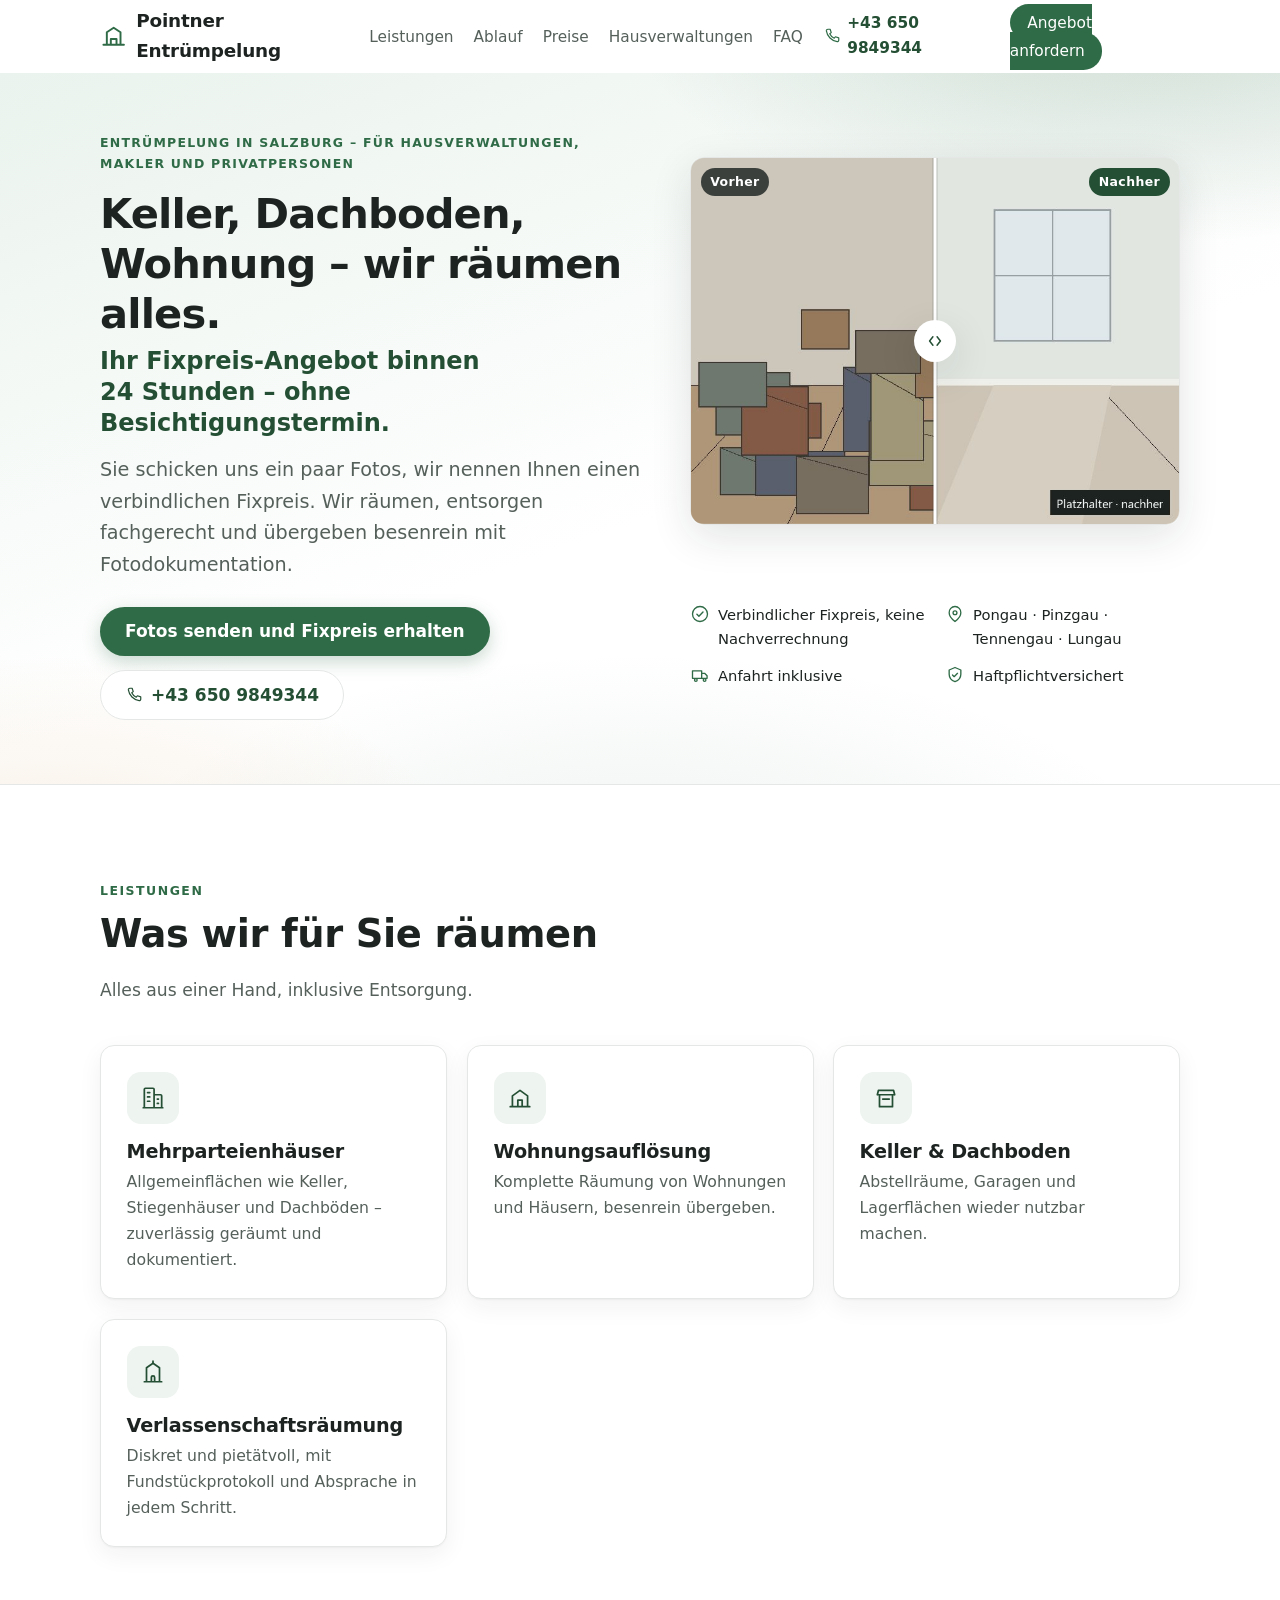
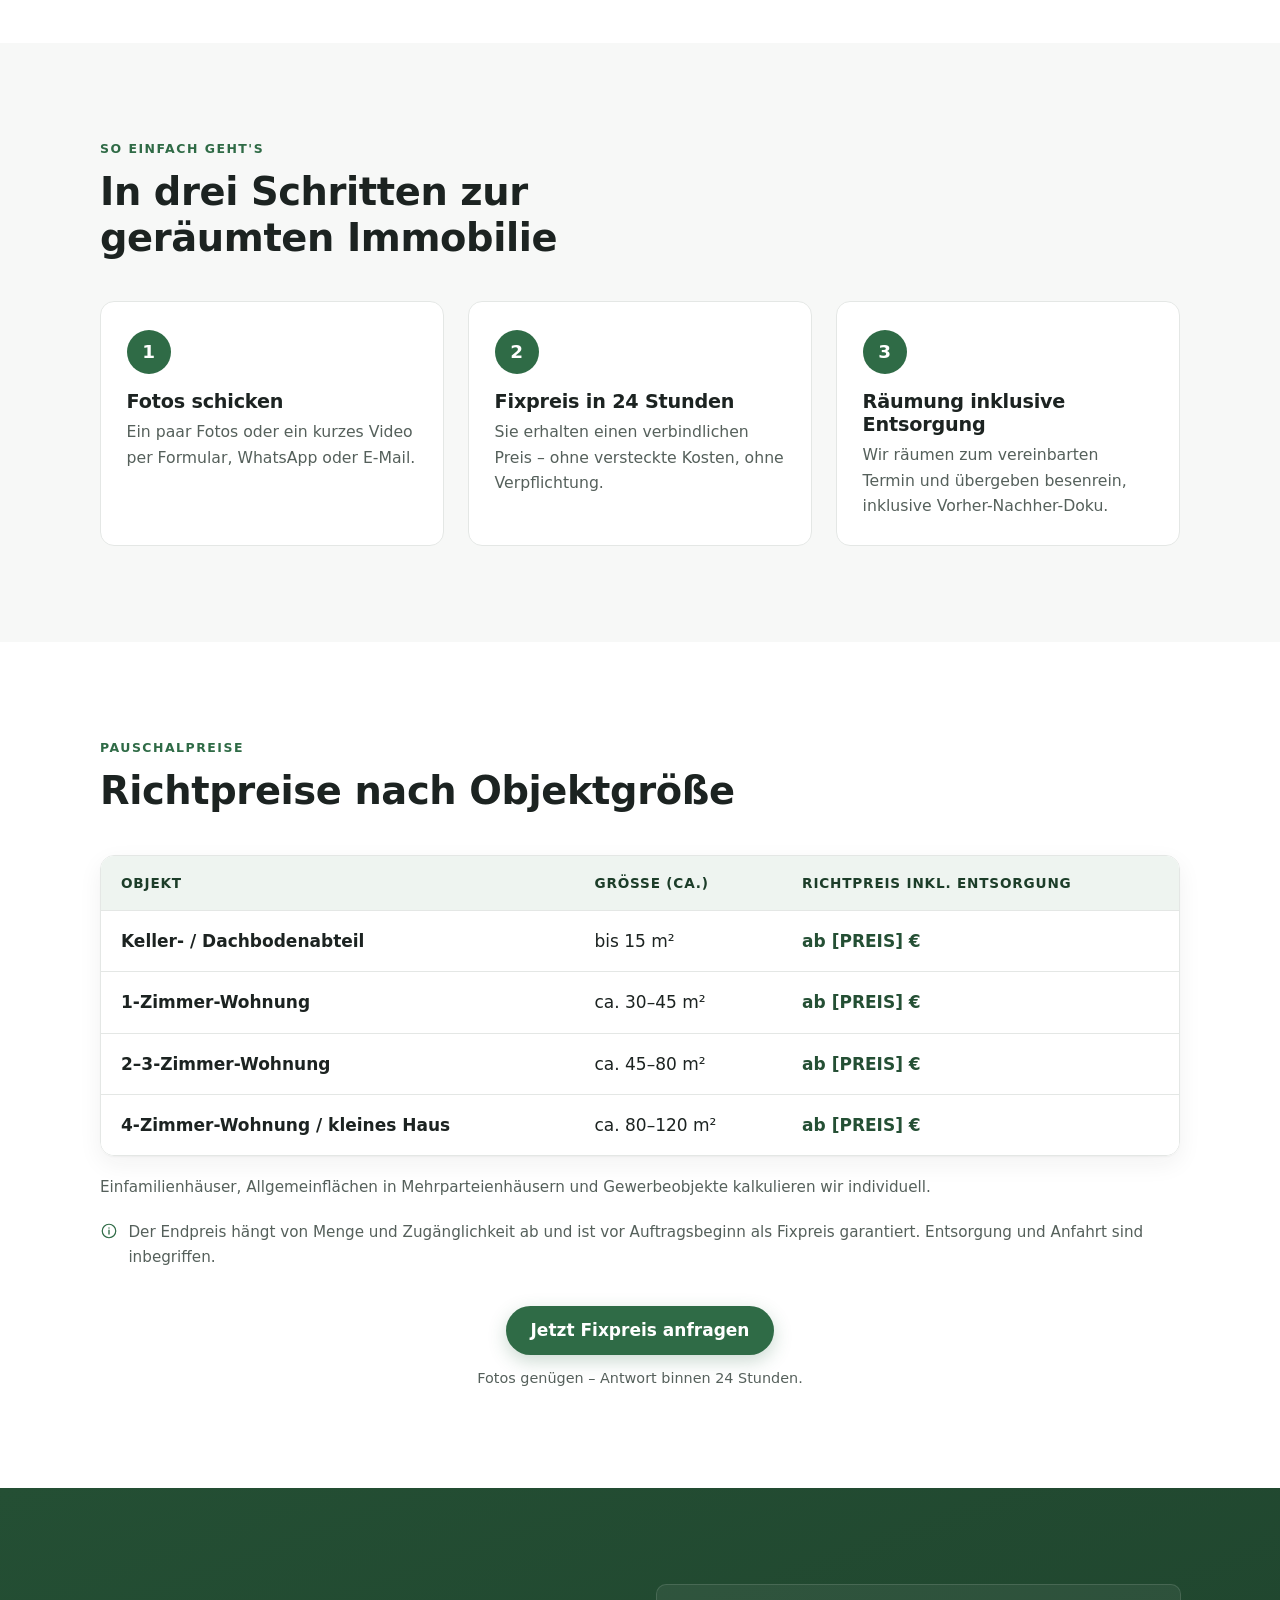
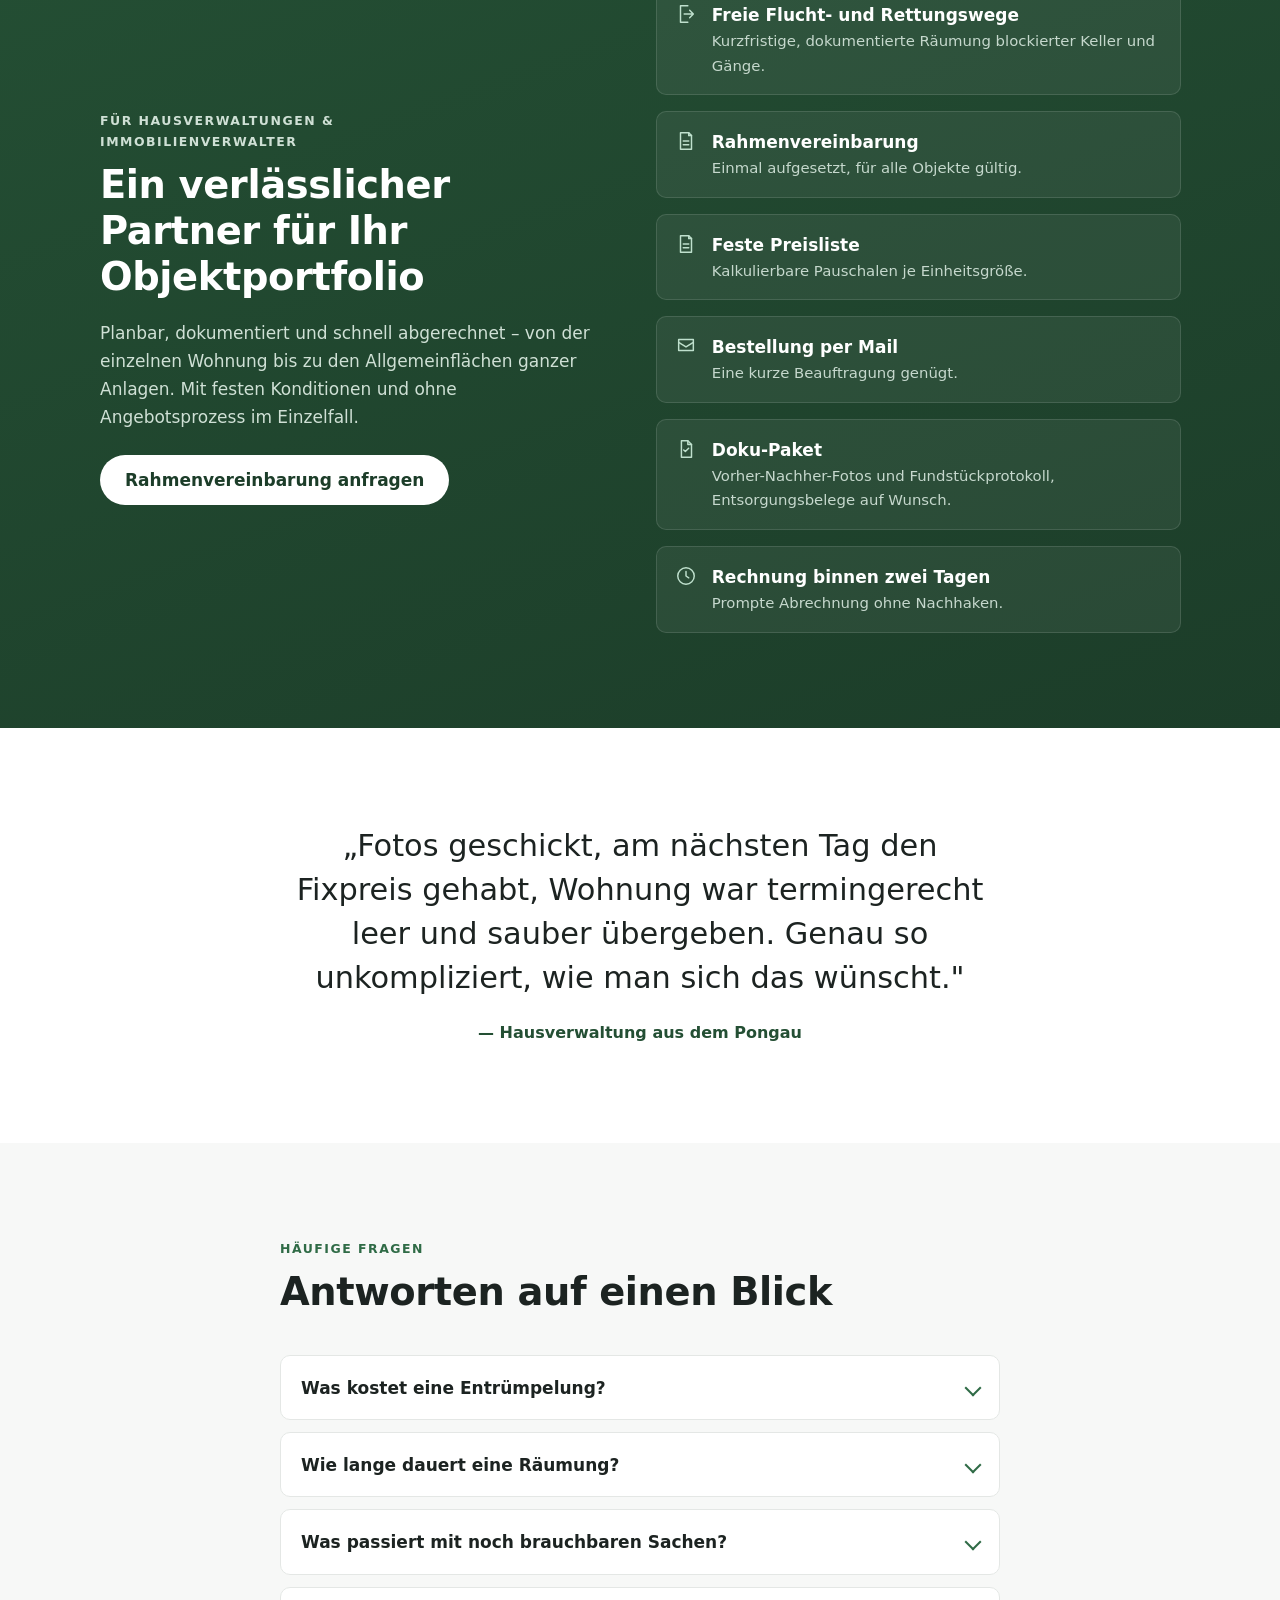
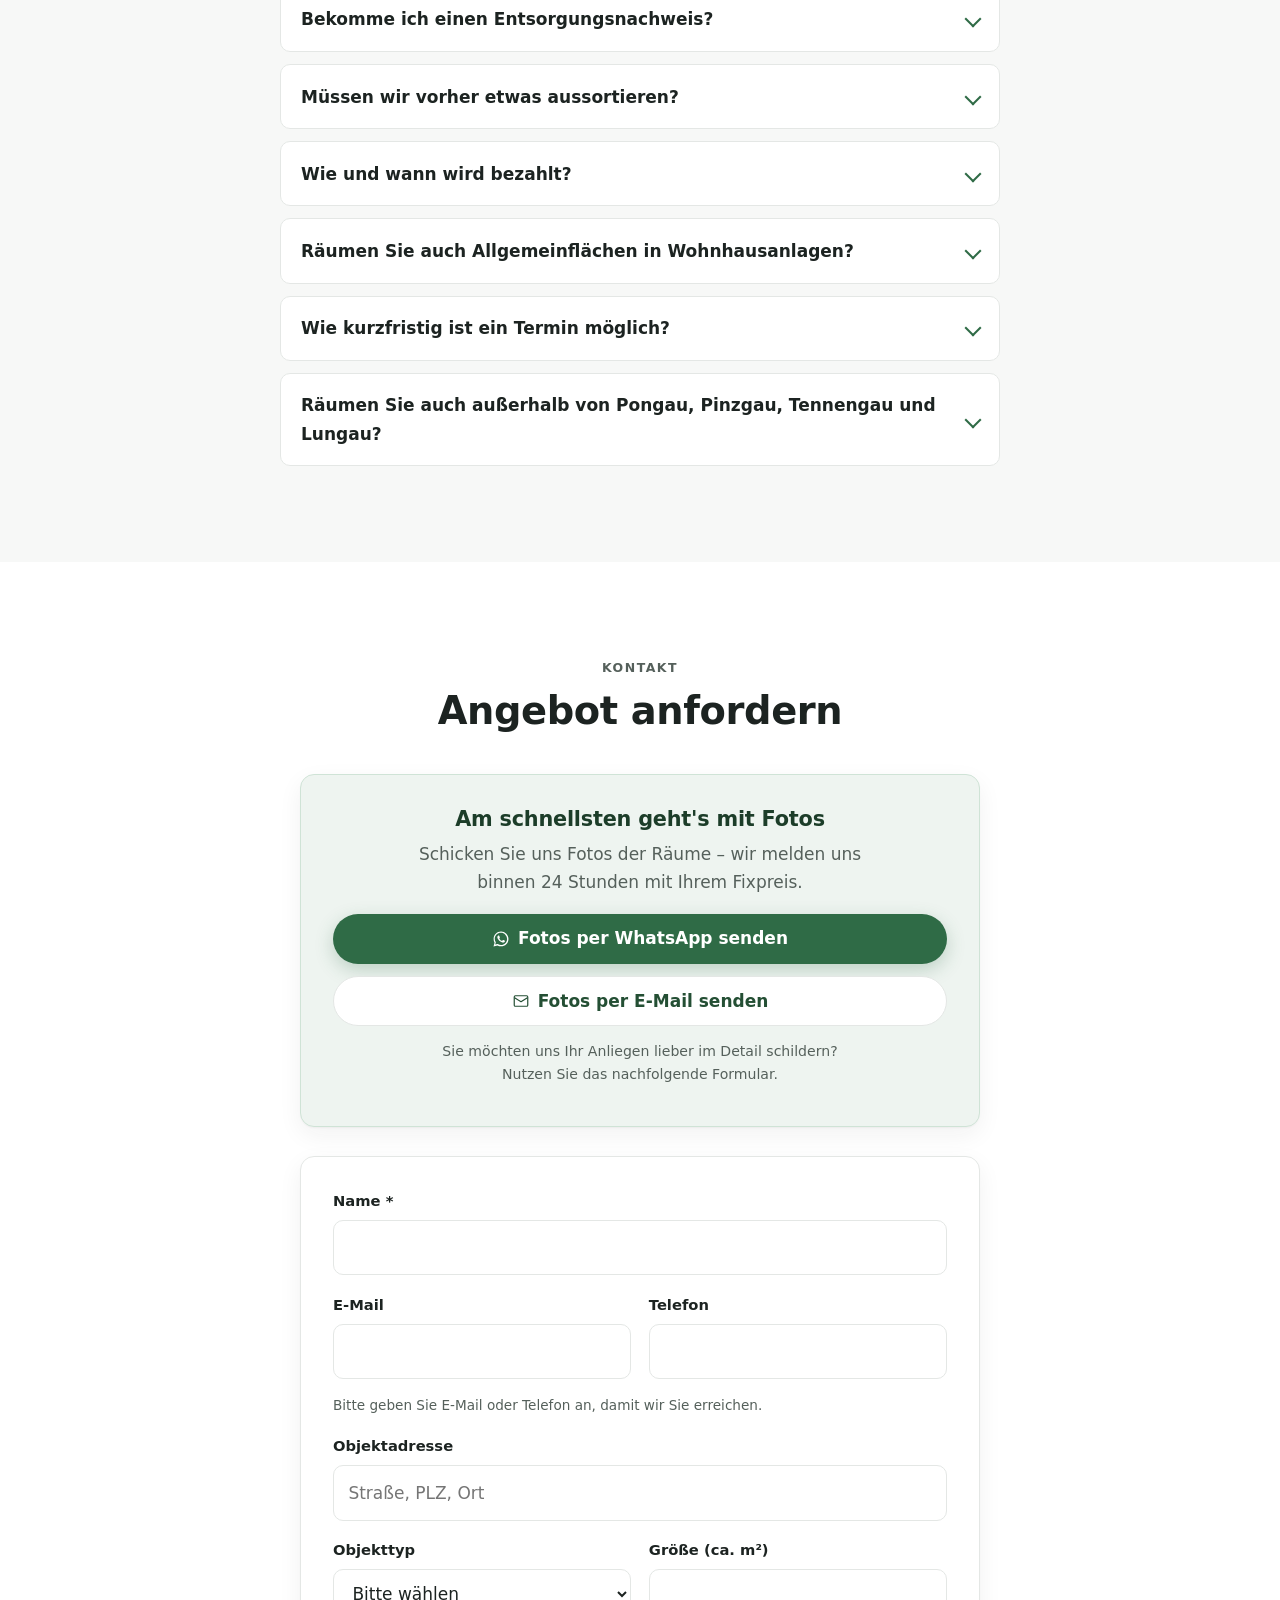
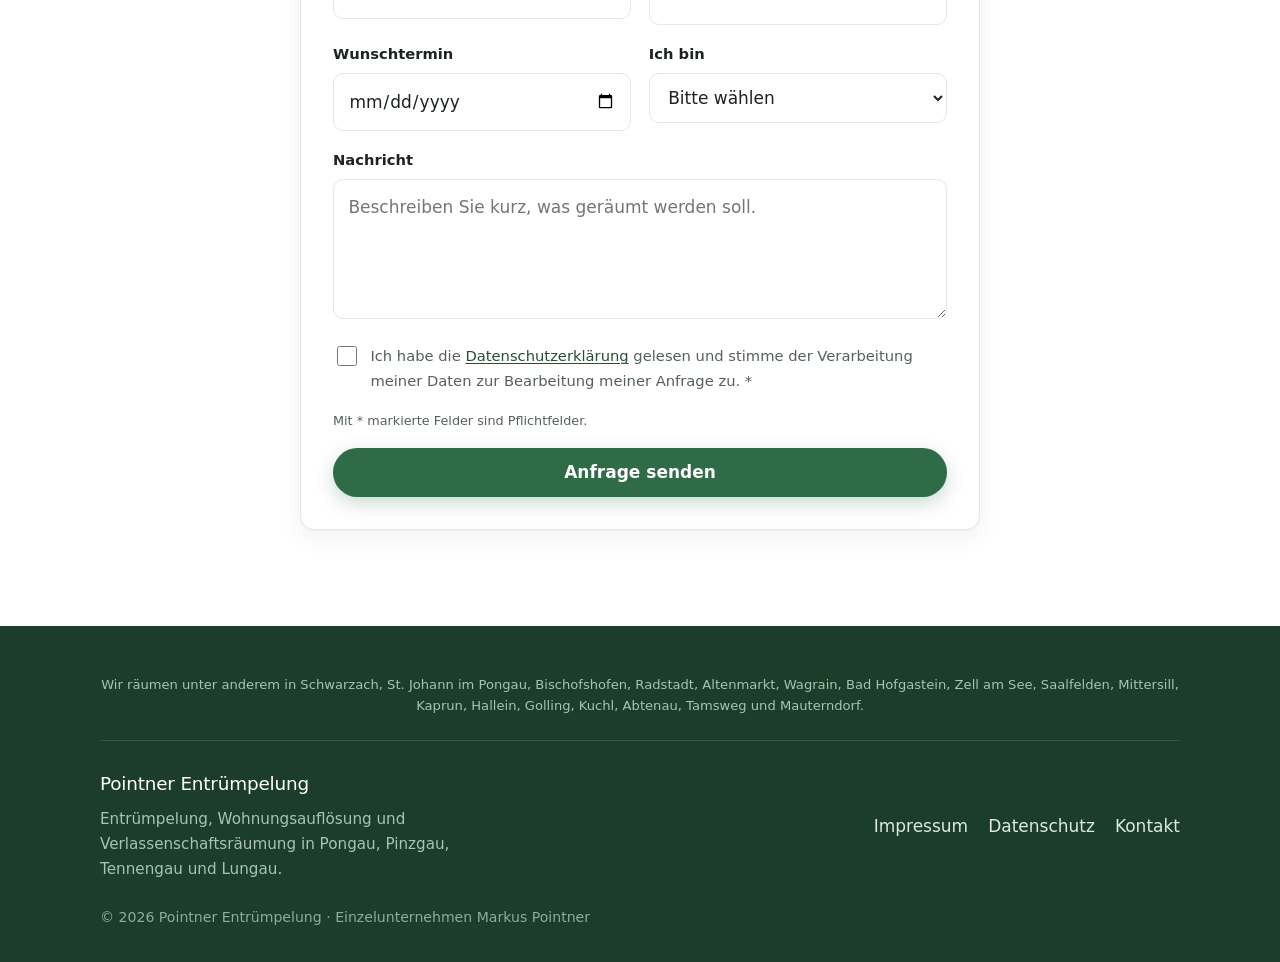
<file: index.html>
<!DOCTYPE html>
<html lang="de-AT">
<head>
  <meta charset="UTF-8">
  <meta name="viewport" content="width=device-width, initial-scale=1.0">

  <title>Keller, Dachboden, Wohnung – wir räumen alles | Pointner Entrümpelung</title>
  <meta name="description" content="Wir räumen Keller, Dachboden und Wohnung – Ihr verbindliches Fixpreis-Angebot binnen 24 Stunden, ohne Besichtigungstermin. Fachgerechte Entsorgung und besenreine Übergabe mit Fotodokumentation. Pongau, Pinzgau, Tennengau &amp; Lungau.">
  <meta name="robots" content="index, follow">
  <meta name="author" content="Pointner Entrümpelung">
  <link rel="canonical" href="https://[DOMAIN]/">

  <!-- Open Graph -->
  <meta property="og:type" content="website">
  <meta property="og:locale" content="de_AT">
  <meta property="og:site_name" content="Pointner Entrümpelung">
  <meta property="og:title" content="Keller, Dachboden, Wohnung – wir räumen alles">
  <meta property="og:description" content="Ihr verbindliches Fixpreis-Angebot binnen 24 Stunden, ohne Besichtigungstermin. Wir räumen, entsorgen fachgerecht und übergeben besenrein mit Fotodokumentation. Entrümpelung in Pongau, Pinzgau, Tennengau &amp; Lungau.">
  <meta property="og:url" content="https://[DOMAIN]/">
  <meta property="og:image" content="https://[DOMAIN]/assets/og-image.jpg">
  <meta property="og:image:alt" content="Besenrein übergebene, leere Wohnung nach der Entrümpelung durch Pointner Entrümpelung">

  <!-- Twitter -->
  <meta name="twitter:card" content="summary_large_image">
  <meta name="twitter:title" content="Keller, Dachboden, Wohnung – wir räumen alles">
  <meta name="twitter:description" content="Verbindliches Fixpreis-Angebot binnen 24 Stunden, ohne Besichtigungstermin. Räumung, fachgerechte Entsorgung und besenreine Übergabe in Pongau, Pinzgau, Tennengau &amp; Lungau.">
  <meta name="twitter:image" content="https://[DOMAIN]/assets/og-image.jpg">

  <meta name="theme-color" content="#1f3d2b">

  <link rel="icon" href="/assets/favicon.svg" type="image/svg+xml">
  <link rel="apple-touch-icon" href="/assets/apple-touch-icon.png">

  <link rel="preload" href="/style.css" as="style">
  <link rel="stylesheet" href="/style.css">

  <!-- JSON-LD: LocalBusiness -->
  <script type="application/ld+json">
  {
    "@context": "https://schema.org",
    "@type": "LocalBusiness",
    "@id": "https://[DOMAIN]/#business",
    "name": "Pointner Entrümpelung",
    "image": "https://[DOMAIN]/assets/og-image.jpg",
    "url": "https://[DOMAIN]/",
    "telephone": "+43 650 9849344",
    "email": "pointner.m98@gmail.com",
    "priceRange": "€€",
    "founder": {
      "@type": "Person",
      "name": "Markus Pointner"
    },
    "address": {
      "@type": "PostalAddress",
      "streetAddress": "Salzburgerstraße 13/2",
      "postalCode": "5620",
      "addressLocality": "Schwarzach",
      "addressRegion": "Salzburg",
      "addressCountry": "AT"
    },
    "areaServed": [
      { "@type": "AdministrativeArea", "name": "Pongau (Bezirk St. Johann im Pongau)" },
      { "@type": "AdministrativeArea", "name": "Pinzgau (Bezirk Zell am See)" },
      { "@type": "AdministrativeArea", "name": "Tennengau (Bezirk Hallein)" },
      { "@type": "AdministrativeArea", "name": "Lungau (Bezirk Tamsweg)" }
    ],
    "makesOffer": [
      { "@type": "Offer", "itemOffered": { "@type": "Service", "name": "Wohnungsauflösung" } },
      { "@type": "Offer", "itemOffered": { "@type": "Service", "name": "Verlassenschaftsräumung" } },
      { "@type": "Offer", "itemOffered": { "@type": "Service", "name": "Keller- und Dachbodenentrümpelung" } },
      { "@type": "Offer", "itemOffered": { "@type": "Service", "name": "Messie-Räumung" } },
      { "@type": "Offer", "itemOffered": { "@type": "Service", "name": "Räumung von Allgemeinflächen in Mehrparteienhäusern" } },
      { "@type": "Offer", "itemOffered": { "@type": "Service", "name": "Gewerbliche Räumung (Firmensitze, Werkstätten, Lagerhallen)" } },
      { "@type": "Offer", "itemOffered": { "@type": "Service", "name": "Besenreine Übergabe" } }
    ],
    "openingHoursSpecification": [
      {
        "@type": "OpeningHoursSpecification",
        "dayOfWeek": ["Monday","Tuesday","Wednesday","Thursday","Friday"],
        "opens": "07:00",
        "closes": "18:00"
      },
      {
        "@type": "OpeningHoursSpecification",
        "dayOfWeek": ["Saturday"],
        "opens": "08:00",
        "closes": "12:00"
      }
    ]
  }
  </script>
</head>
<body>
  <a class="skip-link" href="#main">Zum Inhalt springen</a>

  <header class="site-header" id="site-header">
    <div class="container header-inner">
      <a class="brand" href="/" aria-label="Pointner Entrümpelung – Startseite">
        <svg class="brand-mark" width="28" height="28" viewBox="0 0 24 24" fill="none" aria-hidden="true">
          <path d="M3 20h18M6 20V9l6-4 6 4v11M9.5 20v-5h5v5" stroke="currentColor" stroke-width="1.7" stroke-linecap="round" stroke-linejoin="round"/>
        </svg>
        <span class="brand-name">Pointner Entrümpelung</span>
      </a>

      <div class="header-right">
        <a class="header-phone header-phone--mini" href="tel:+436509849344" aria-label="Anrufen: +43 650 9849344">
          <svg width="20" height="20" viewBox="0 0 24 24" fill="none" aria-hidden="true"><path d="M6.5 3h3l1.5 4.5-2 1.5a12 12 0 0 0 6 6l1.5-2 4.5 1.5v3a2 2 0 0 1-2.2 2A17 17 0 0 1 4.5 5.2 2 2 0 0 1 6.5 3Z" stroke="currentColor" stroke-width="1.6" stroke-linejoin="round"/></svg>
        </a>

        <nav class="site-nav" aria-label="Hauptnavigation">
          <button class="nav-toggle" id="nav-toggle" aria-expanded="false" aria-controls="nav-list" aria-label="Menü öffnen">
            <span class="nav-toggle-bar"></span>
            <span class="nav-toggle-bar"></span>
            <span class="nav-toggle-bar"></span>
          </button>
          <ul class="nav-list" id="nav-list">
            <li><a href="#leistungen">Leistungen</a></li>
            <li><a href="#ablauf">Ablauf</a></li>
            <li><a href="#preise">Preise</a></li>
            <li><a href="#hausverwaltungen">Hausverwaltungen</a></li>
            <li><a href="#faq">FAQ</a></li>
            <li class="nav-phone"><a href="tel:+436509849344"><svg width="18" height="18" viewBox="0 0 24 24" fill="none" aria-hidden="true"><path d="M6.5 3h3l1.5 4.5-2 1.5a12 12 0 0 0 6 6l1.5-2 4.5 1.5v3a2 2 0 0 1-2.2 2A17 17 0 0 1 4.5 5.2 2 2 0 0 1 6.5 3Z" stroke="currentColor" stroke-width="1.6" stroke-linejoin="round"/></svg><span>+43 650 9849344</span></a></li>
            <li><a class="nav-cta" href="#kontakt">Angebot anfordern</a></li>
          </ul>
        </nav>
      </div>
    </div>
  </header>

  <main id="main">

    <!-- 1. HERO -->
    <section class="hero" aria-labelledby="hero-title">
      <div class="container">
        <div class="hero-grid">
          <div class="hero-text">
            <p class="hero-eyebrow reveal">Entrümpelung in Salzburg – für Hausverwaltungen, Makler und Privatpersonen</p>
            <h1 id="hero-title" class="reveal">Keller, Dachboden, Wohnung – wir räumen alles.</h1>
            <p class="hero-sub reveal">Ihr Fixpreis-Angebot binnen 24&nbsp;Stunden – ohne Besichtigungstermin.</p>
            <p class="hero-lead reveal">Sie schicken uns ein paar Fotos, wir nennen Ihnen einen verbindlichen Fixpreis. Wir räumen, entsorgen fachgerecht und übergeben besenrein mit Fotodokumentation.</p>

            <div class="hero-actions reveal">
              <a class="btn btn-primary" href="#fotos">Fotos senden und Fixpreis erhalten</a>
              <a class="btn btn-secondary" href="tel:+436509849344">
                <svg width="18" height="18" viewBox="0 0 24 24" fill="none" aria-hidden="true">
                  <path d="M6.5 3h3l1.5 4.5-2 1.5a12 12 0 0 0 6 6l1.5-2 4.5 1.5v3a2 2 0 0 1-2.2 2A17 17 0 0 1 4.5 5.2 2 2 0 0 1 6.5 3Z" stroke="currentColor" stroke-width="1.6" stroke-linejoin="round"/>
                </svg>
                +43 650 9849344
              </a>
            </div>
          </div>

          <div class="hero-media reveal">
            <div class="ba" id="ba">
              <div class="ba-frame">
                <figure class="ba-pane ba-pane-before">
                  <img src="/img/vorher.jpg" alt="Vollgestellter Kellerraum mit Kartons und Gerümpel vor der Entrümpelung" width="800" height="600" loading="eager" decoding="async">
                  <figcaption class="ba-label ba-label-before">Vorher</figcaption>
                </figure>
                <figure class="ba-pane ba-pane-after">
                  <img src="/img/nachher.jpg" alt="Derselbe Raum leer und besenrein nach der Entrümpelung durch Pointner Entrümpelung" width="800" height="600" loading="eager" decoding="async">
                  <figcaption class="ba-label ba-label-after">Nachher</figcaption>
                </figure>
                <button type="button" class="ba-handle" id="ba-handle" role="slider" aria-label="Schieberegler Vorher-Nachher-Vergleich" aria-orientation="horizontal" aria-valuemin="0" aria-valuemax="100" aria-valuenow="50" aria-valuetext="50 Prozent – Vorher-Ansicht" tabindex="0">
                  <span class="ba-handle-line" aria-hidden="true"></span>
                  <span class="ba-handle-grip" aria-hidden="true">
                    <svg width="20" height="20" viewBox="0 0 24 24" fill="none"><path d="M9.5 7L5.5 12l4 5M14.5 7l4 5-4 5" stroke="currentColor" stroke-width="1.8" stroke-linecap="round" stroke-linejoin="round"/></svg>
                  </span>
                </button>
              </div>
            </div>
          </div>

          <ul class="hero-trust reveal" aria-label="Vertrauensmerkmale">
          <li>
            <svg width="20" height="20" viewBox="0 0 24 24" fill="none" aria-hidden="true"><circle cx="12" cy="12" r="9" stroke="currentColor" stroke-width="1.6"/><path d="M8.3 12.2l2.4 2.4 4.9-5" stroke="currentColor" stroke-width="1.7" stroke-linecap="round" stroke-linejoin="round"/></svg>
            Verbindlicher Fixpreis, keine Nachverrechnung
          </li>
          <li>
            <svg width="20" height="20" viewBox="0 0 24 24" fill="none" aria-hidden="true"><path d="M12 21s-7-5.2-7-10.5A7 7 0 0 1 12 3a7 7 0 0 1 7 7.5C19 15.8 12 21 12 21Z" stroke="currentColor" stroke-width="1.6" stroke-linejoin="round"/><circle cx="12" cy="10.5" r="2.3" stroke="currentColor" stroke-width="1.6"/></svg>
            Pongau · Pinzgau · Tennengau · Lungau
          </li>
          <li>
            <svg width="20" height="20" viewBox="0 0 24 24" fill="none" aria-hidden="true"><path d="M3 7h11v9H3zM14 10h3.5l3 3v3H14z" stroke="currentColor" stroke-width="1.6" stroke-linejoin="round"/><circle cx="7" cy="18" r="1.6" stroke="currentColor" stroke-width="1.6"/><circle cx="17.5" cy="18" r="1.6" stroke="currentColor" stroke-width="1.6"/></svg>
            Anfahrt inklusive
          </li>
          <li>
            <svg width="20" height="20" viewBox="0 0 24 24" fill="none" aria-hidden="true"><path d="M12 3l7 3v5c0 4.5-3 7.5-7 9-4-1.5-7-4.5-7-9V6l7-3Z" stroke="currentColor" stroke-width="1.6" stroke-linejoin="round"/><path d="M9 12l2 2 4-4" stroke="currentColor" stroke-width="1.6" stroke-linecap="round" stroke-linejoin="round"/></svg>
            Haftpflichtversichert
          </li>
          </ul>
        </div>
      </div>
    </section>

    <!-- 2. LEISTUNGEN -->
    <section class="section" id="leistungen" aria-labelledby="leistungen-title">
      <div class="container">
        <header class="section-head reveal">
          <p class="section-eyebrow">Leistungen</p>
          <h2 id="leistungen-title">Was wir für Sie räumen</h2>
          <p class="section-sub">Alles aus einer Hand, inklusive Entsorgung.</p>
        </header>

        <ul class="cards" role="list">
          <li class="card reveal">
            <span class="card-icon" aria-hidden="true">
              <svg width="26" height="26" viewBox="0 0 24 24" fill="none"><path d="M4 21V4a1 1 0 0 1 1-1h7a1 1 0 0 1 1 1v17M13 21V9h6a1 1 0 0 1 1 1v11M3 21h18M7 7h2M7 11h2M7 15h2M16 13h1M16 17h1" stroke="currentColor" stroke-width="1.6" stroke-linecap="round" stroke-linejoin="round"/></svg>
            </span>
            <h3>Mehrparteienhäuser</h3>
            <p>Allgemeinflächen wie Keller, Stiegenhäuser und Dachböden – zuverlässig geräumt und dokumentiert.</p>
          </li>

          <li class="card reveal">
            <span class="card-icon" aria-hidden="true">
              <svg width="26" height="26" viewBox="0 0 24 24" fill="none"><path d="M3 20h18M5 20V10l7-5 7 5v10M10 20v-6h4v6" stroke="currentColor" stroke-width="1.6" stroke-linecap="round" stroke-linejoin="round"/></svg>
            </span>
            <h3>Wohnungsauflösung</h3>
            <p>Komplette Räumung von Wohnungen und Häusern, besenrein übergeben.</p>
          </li>

          <li class="card reveal">
            <span class="card-icon" aria-hidden="true">
              <svg width="26" height="26" viewBox="0 0 24 24" fill="none"><path d="M4 9h16M4 9l1-4h14l1 4M6 9v11h12V9M9 13h6" stroke="currentColor" stroke-width="1.6" stroke-linecap="round" stroke-linejoin="round"/></svg>
            </span>
            <h3>Keller &amp; Dachboden</h3>
            <p>Abstellräume, Garagen und Lagerflächen wieder nutzbar machen.</p>
          </li>

          <li class="card reveal">
            <span class="card-icon" aria-hidden="true">
              <svg width="26" height="26" viewBox="0 0 24 24" fill="none"><path d="M6 21V8l6-4 6 4v13" stroke="currentColor" stroke-width="1.6" stroke-linejoin="round"/><path d="M12 4v-2M4 21h16M10.5 21v-4a1.5 1.5 0 0 1 3 0v4" stroke="currentColor" stroke-width="1.6" stroke-linecap="round" stroke-linejoin="round"/></svg>
            </span>
            <h3>Verlassenschaftsräumung</h3>
            <p>Diskret und pietätvoll, mit Fundstückprotokoll und Absprache in jedem Schritt.</p>
          </li>
        </ul>
      </div>
    </section>

    <!-- 3. ABLAUF -->
    <section class="section section-alt" id="ablauf" aria-labelledby="ablauf-title">
      <div class="container">
        <header class="section-head reveal">
          <p class="section-eyebrow">So einfach geht's</p>
          <h2 id="ablauf-title">In drei Schritten zur geräumten Immobilie</h2>
        </header>

        <ol class="steps" role="list">
          <li class="step reveal">
            <span class="step-num" aria-hidden="true">1</span>
            <h3>Fotos schicken</h3>
            <p>Ein paar Fotos oder ein kurzes Video per Formular, WhatsApp oder E-Mail.</p>
          </li>
          <li class="step reveal">
            <span class="step-num" aria-hidden="true">2</span>
            <h3>Fixpreis in 24&nbsp;Stunden</h3>
            <p>Sie erhalten einen verbindlichen Preis – ohne versteckte Kosten, ohne Verpflichtung.</p>
          </li>
          <li class="step reveal">
            <span class="step-num" aria-hidden="true">3</span>
            <h3>Räumung inklusive Entsorgung</h3>
            <p>Wir räumen zum vereinbarten Termin und übergeben besenrein, inklusive Vorher-Nachher-Doku.</p>
          </li>
        </ol>
      </div>
    </section>

    <!-- 4. PREISE -->
    <section class="section" id="preise" aria-labelledby="preise-title">
      <div class="container">
        <header class="section-head reveal">
          <p class="section-eyebrow">Pauschalpreise</p>
          <h2 id="preise-title">Richtpreise nach Objektgröße</h2>
        </header>

        <div class="table-wrap reveal">
          <table class="price-table">
            <caption class="sr-only">Richtpreise für Entrümpelung nach Objektgröße, Entsorgung inklusive</caption>
            <thead>
              <tr>
                <th scope="col">Objekt</th>
                <th scope="col">Größe (ca.)</th>
                <th scope="col">Richtpreis inkl. Entsorgung</th>
              </tr>
            </thead>
            <tbody>
              <tr>
                <th scope="row">Keller- / Dachbodenabteil</th>
                <td>bis 15 m²</td>
                <td>ab [PREIS] €</td>
              </tr>
              <tr>
                <th scope="row">1-Zimmer-Wohnung</th>
                <td>ca. 30–45 m²</td>
                <td>ab [PREIS] €</td>
              </tr>
              <tr>
                <th scope="row">2–3-Zimmer-Wohnung</th>
                <td>ca. 45–80 m²</td>
                <td>ab [PREIS] €</td>
              </tr>
              <tr>
                <th scope="row">4-Zimmer-Wohnung / kleines Haus</th>
                <td>ca. 80–120 m²</td>
                <td>ab [PREIS] €</td>
              </tr>
            </tbody>
          </table>
        </div>

        <p class="price-individual reveal">Einfamilienhäuser, Allgemeinflächen in Mehrparteienhäusern und Gewerbeobjekte kalkulieren wir individuell.</p>

        <p class="price-note reveal">
          <svg width="18" height="18" viewBox="0 0 24 24" fill="none" aria-hidden="true"><circle cx="12" cy="12" r="9" stroke="currentColor" stroke-width="1.6"/><path d="M12 11v5M12 8h.01" stroke="currentColor" stroke-width="1.8" stroke-linecap="round"/></svg>
          Der Endpreis hängt von Menge und Zugänglichkeit ab und ist vor Auftragsbeginn als Fixpreis garantiert. Entsorgung und Anfahrt sind inbegriffen.
        </p>

        <div class="price-cta reveal">
          <a class="btn btn-primary" href="#fotos">Jetzt Fixpreis anfragen</a>
          <p>Fotos genügen – Antwort binnen 24 Stunden.</p>
        </div>
      </div>
    </section>

    <!-- 5. HAUSVERWALTUNGEN -->
    <section class="section section-accent" id="hausverwaltungen" aria-labelledby="hv-title">
      <div class="container hv-grid">
        <div class="hv-intro reveal">
          <p class="section-eyebrow section-eyebrow-light">Für Hausverwaltungen &amp; Immobilienverwalter</p>
          <h2 id="hv-title">Ein verlässlicher Partner für Ihr Objektportfolio</h2>
          <p>Planbar, dokumentiert und schnell abgerechnet – von der einzelnen Wohnung bis zu den Allgemeinflächen ganzer Anlagen. Mit festen Konditionen und ohne Angebotsprozess im Einzelfall.</p>
          <a class="btn btn-on-accent" href="#kontakt">Rahmenvereinbarung anfragen</a>
        </div>

        <ul class="hv-list reveal" role="list">
          <li>
            <svg width="22" height="22" viewBox="0 0 24 24" fill="none" aria-hidden="true"><path d="M14 3H6v18h8" stroke="currentColor" stroke-width="1.6" stroke-linecap="round" stroke-linejoin="round"/><path d="M10 12h9M16 8l4 4-4 4" stroke="currentColor" stroke-width="1.6" stroke-linecap="round" stroke-linejoin="round"/></svg>
            <div><strong>Freie Flucht- und Rettungswege</strong><span>Kurzfristige, dokumentierte Räumung blockierter Keller und Gänge.</span></div>
          </li>
          <li>
            <svg width="22" height="22" viewBox="0 0 24 24" fill="none" aria-hidden="true"><path d="M6 3h9l3 3v15H6z" stroke="currentColor" stroke-width="1.6" stroke-linejoin="round"/><path d="M15 3v3h3M9 12h6M9 16h6" stroke="currentColor" stroke-width="1.6" stroke-linecap="round"/></svg>
            <div><strong>Rahmenvereinbarung</strong><span>Einmal aufgesetzt, für alle Objekte gültig.</span></div>
          </li>
          <li>
            <svg width="22" height="22" viewBox="0 0 24 24" fill="none" aria-hidden="true"><path d="M6 3h9l3 3v15H6z" stroke="currentColor" stroke-width="1.6" stroke-linejoin="round"/><path d="M15 3v3h3M9 12h6M9 16h6" stroke="currentColor" stroke-width="1.6" stroke-linecap="round"/></svg>
            <div><strong>Feste Preisliste</strong><span>Kalkulierbare Pauschalen je Einheitsgröße.</span></div>
          </li>
          <li>
            <svg width="22" height="22" viewBox="0 0 24 24" fill="none" aria-hidden="true"><path d="M4 5h16v12H4z" stroke="currentColor" stroke-width="1.6" stroke-linejoin="round"/><path d="M4 8l8 5 8-5" stroke="currentColor" stroke-width="1.6" stroke-linecap="round" stroke-linejoin="round"/></svg>
            <div><strong>Bestellung per Mail</strong><span>Eine kurze Beauftragung genügt.</span></div>
          </li>
          <li>
            <svg width="22" height="22" viewBox="0 0 24 24" fill="none" aria-hidden="true"><path d="M7 3h7l4 4v14H7z" stroke="currentColor" stroke-width="1.6" stroke-linejoin="round"/><path d="M14 3v4h4M9.5 13l1.8 1.8 3.6-3.6" stroke="currentColor" stroke-width="1.6" stroke-linecap="round" stroke-linejoin="round"/></svg>
            <div><strong>Doku-Paket</strong><span>Vorher-Nachher-Fotos und Fundstückprotokoll, Entsorgungsbelege auf Wunsch.</span></div>
          </li>
          <li>
            <svg width="22" height="22" viewBox="0 0 24 24" fill="none" aria-hidden="true"><circle cx="12" cy="12" r="9" stroke="currentColor" stroke-width="1.6"/><path d="M12 7v5l3 2" stroke="currentColor" stroke-width="1.6" stroke-linecap="round" stroke-linejoin="round"/></svg>
            <div><strong>Rechnung binnen zwei Tagen</strong><span>Prompte Abrechnung ohne Nachhaken.</span></div>
          </li>
        </ul>
      </div>
    </section>

    <!-- 6. REFERENZ -->
    <section class="section quote-section" aria-label="Kundenstimme">
      <div class="container">
        <blockquote class="quote reveal">
          <!-- [PLATZHALTER-ZITAT] – echtes Kundenzitat hier eintragen -->
          <p>„Fotos geschickt, am nächsten Tag den Fixpreis gehabt, Wohnung war termingerecht leer und sauber übergeben. Genau so unkompliziert, wie man sich das wünscht."</p>
          <cite>— Hausverwaltung aus dem Pongau</cite>
        </blockquote>
      </div>
    </section>

    <!-- 7. FAQ -->
    <section class="section section-alt" id="faq" aria-labelledby="faq-title">
      <div class="container container-narrow">
        <header class="section-head reveal">
          <p class="section-eyebrow">Häufige Fragen</p>
          <h2 id="faq-title">Antworten auf einen Blick</h2>
        </header>

        <div class="faq reveal">
          <details name="faq">
            <summary>Was kostet eine Entrümpelung?</summary>
            <div class="faq-body">
              <p>Der Preis hängt von Menge, Objektgröße und Zugänglichkeit ab; Richtwerte finden Sie in der Preistabelle. Nach Sichtung Ihrer Fotos nennen wir binnen 24 Stunden einen verbindlichen Fixpreis inklusive Entsorgung, ohne versteckte Kosten.</p>
            </div>
          </details>
          <details name="faq">
            <summary>Wie lange dauert eine Räumung?</summary>
            <div class="faq-body">
              <p>Kellerabteile und Wohnungen dauern meist einen halben bis ganzen Tag, größere Häuser ein bis zwei Tage, Gewerbeobjekte je nach Aufwand länger. Den konkreten Zeitrahmen nennen wir gemeinsam mit dem Fixpreis.</p>
            </div>
          </details>
          <details name="faq">
            <summary>Was passiert mit noch brauchbaren Sachen?</summary>
            <div class="faq-body">
              <p>Gut Erhaltenes führen wir wo möglich der Wiederverwendung zu; nichts wird ohne Absprache verwertet. Wertgegenstände und persönliche Dokumente erfassen wir im Fundstückprotokoll und übergeben sie Ihnen.</p>
            </div>
          </details>
          <details name="faq">
            <summary>Bekomme ich einen Entsorgungsnachweis?</summary>
            <div class="faq-body">
              <p>Wir entsorgen ausschließlich über befugte Sammel- und Verwertungsstellen. Die Entsorgungsbelege stellen wir Ihnen auf Wunsch zur Verfügung – geben Sie das bitte bei der Beauftragung an.</p>
            </div>
          </details>
          <details name="faq">
            <summary>Müssen wir vorher etwas aussortieren?</summary>
            <div class="faq-body">
              <p>Nein, Sie müssen nichts vorbereiten. Sagen Sie uns nur, was erhalten bleiben soll – den Rest sichten wir und erfassen Wertgegenstände und Dokumente im Fundstückprotokoll.</p>
            </div>
          </details>
          <details name="faq">
            <summary>Wie und wann wird bezahlt?</summary>
            <div class="faq-body">
              <p>Sie erhalten die Rechnung nach Abschluss der Räumung, zahlbar binnen 14 Tagen per Überweisung. Keine Anzahlung nötig.</p>
            </div>
          </details>
          <details name="faq">
            <summary>Räumen Sie auch Allgemeinflächen in Wohnhausanlagen?</summary>
            <div class="faq-body">
              <p>Ja, das ist einer unserer Schwerpunkte: Keller, Gänge, Stiegenhäuser und Dachböden – auch wenn abgestellte Gegenstände Flucht- und Rettungswege blockieren. Auf Wunsch dokumentieren wir den Zustand vorher und nachher.</p>
            </div>
          </details>
          <details name="faq">
            <summary>Wie kurzfristig ist ein Termin möglich?</summary>
            <div class="faq-body">
              <p>Je nach Auslastung sind Termine innerhalb weniger Tage machbar, in dringenden Fällen versuchen wir es noch schneller. Fragen Sie einfach nach Ihrem Wunschtermin.</p>
            </div>
          </details>
          <details name="faq">
            <summary>Räumen Sie auch außerhalb von Pongau, Pinzgau, Tennengau und Lungau?</summary>
            <div class="faq-body">
              <p>Unser Kerngebiet sind diese vier Bezirke im Bundesland Salzburg. Für angrenzende Regionen fragen Sie uns bitte an.</p>
            </div>
          </details>
        </div>
      </div>
    </section>

    <!-- 8. KONTAKT -->
    <section class="section" id="kontakt" aria-labelledby="kontakt-title">
      <div class="container">
        <div class="contact-head reveal">
          <p class="section-eyebrow">Kontakt</p>
          <h2 id="kontakt-title">Angebot anfordern</h2>
        </div>

        <div class="photo-cta reveal" id="fotos">
          <h3>Am schnellsten geht's mit Fotos</h3>
          <p>Schicken Sie uns Fotos der Räume – wir melden uns binnen 24 Stunden mit Ihrem Fixpreis.</p>
          <div class="photo-cta-actions">
            <a class="btn btn-primary" href="https://wa.me/436509849344">
              <svg width="20" height="20" viewBox="0 0 24 24" fill="currentColor" aria-hidden="true"><path d="M12.04 2C6.58 2 2.13 6.45 2.13 11.91c0 1.75.46 3.45 1.32 4.95L2 22l5.25-1.38c1.45.79 3.08 1.2 4.79 1.2h.01c5.46 0 9.91-4.45 9.91-9.91 0-2.65-1.03-5.14-2.9-7.01A9.82 9.82 0 0 0 12.04 2Zm0 1.8c2.16 0 4.19.84 5.72 2.37a8.03 8.03 0 0 1 2.37 5.72c0 4.46-3.63 8.09-8.1 8.09-1.53 0-3.02-.43-4.31-1.24l-.31-.18-3.11.82.83-3.03-.2-.32a8.03 8.03 0 0 1-1.25-4.29c0-4.46 3.63-8.09 8.1-8.09Zm4.68 10.29c-.25-.13-1.47-.72-1.7-.8-.23-.09-.39-.13-.56.13-.16.25-.64.8-.79.97-.14.16-.29.18-.54.06-.25-.13-1.05-.39-2-1.23-.74-.66-1.24-1.48-1.38-1.73-.14-.25-.02-.39.11-.51.11-.11.25-.29.38-.43.13-.14.17-.25.25-.42.08-.16.04-.31-.02-.43-.06-.13-.56-1.35-.77-1.85-.2-.48-.41-.42-.56-.43l-.48-.01c-.16 0-.43.06-.66.31-.23.25-.86.85-.86 2.07 0 1.22.89 2.4 1.01 2.56.13.16 1.75 2.67 4.23 3.74.59.26 1.05.41 1.41.52.59.19 1.13.16 1.56.1.48-.07 1.47-.6 1.68-1.18.21-.58.21-1.07.14-1.18-.06-.11-.22-.17-.47-.29Z"/></svg>
              Fotos per WhatsApp senden
            </a>
            <a class="btn btn-secondary" href="mailto:pointner.m98@gmail.com">
              <svg width="20" height="20" viewBox="0 0 24 24" fill="none" aria-hidden="true"><rect x="3" y="5" width="18" height="14" rx="1.5" stroke="currentColor" stroke-width="1.6"/><path d="M4 8l8 5 8-5" stroke="currentColor" stroke-width="1.6" stroke-linecap="round" stroke-linejoin="round"/></svg>
              Fotos per E-Mail senden
            </a>
          </div>
          <p class="photo-cta-alt">Sie möchten uns Ihr Anliegen lieber im Detail schildern? Nutzen Sie das nachfolgende Formular.</p>
        </div>

        <form class="contact-form reveal" id="contact-form" action="[FORMSPREE-ENDPOINT]" method="POST" novalidate>
          <div class="field">
            <label for="f-name">Name <span aria-hidden="true">*</span></label>
            <input type="text" id="f-name" name="name" autocomplete="name" required>
            <p class="field-error" data-error-for="f-name" hidden>Bitte geben Sie Ihren Namen an.</p>
          </div>

          <div class="field-row">
            <div class="field">
              <label for="f-email">E-Mail</label>
              <input type="email" id="f-email" name="email" autocomplete="email" aria-describedby="contact-reach">
              <p class="field-error" id="err-email" data-error-for="f-email" hidden></p>
            </div>
            <div class="field">
              <label for="f-phone">Telefon</label>
              <input type="tel" id="f-phone" name="telefon" autocomplete="tel" aria-describedby="contact-reach">
              <p class="field-error" id="err-phone" data-error-for="f-phone" hidden></p>
            </div>
          </div>
          <p class="field-note" id="contact-reach">Bitte geben Sie E-Mail oder Telefon an, damit wir Sie erreichen.</p>

          <div class="field">
            <label for="f-address">Objektadresse</label>
            <input type="text" id="f-address" name="objektadresse" autocomplete="street-address" placeholder="Straße, PLZ, Ort">
          </div>

          <div class="field-row">
            <div class="field">
              <label for="f-type">Objekttyp</label>
              <select id="f-type" name="objekttyp">
                <option value="">Bitte wählen</option>
                <option>Wohnung</option>
                <option>Haus</option>
                <option>Keller / Dachboden</option>
                <option>Verlassenschaft</option>
                <option>Gewerbeobjekt</option>
                <option>Sonstiges</option>
              </select>
            </div>
            <div class="field">
              <label for="f-size">Größe (ca. m²)</label>
              <input type="number" id="f-size" name="groesse_m2" min="1" max="2000" inputmode="numeric">
            </div>
          </div>

          <div class="field-row">
            <div class="field">
              <label for="f-date">Wunschtermin</label>
              <input type="date" id="f-date" name="wunschtermin">
            </div>
            <div class="field">
              <label for="f-role">Ich bin</label>
              <select id="f-role" name="rolle">
                <option value="">Bitte wählen</option>
                <option>Privatperson</option>
                <option>Hausverwaltung / Immobilienverwalter</option>
                <option>Sonstiges</option>
              </select>
            </div>
          </div>

          <div class="field">
            <label for="f-message">Nachricht</label>
            <textarea id="f-message" name="nachricht" rows="4" placeholder="Beschreiben Sie kurz, was geräumt werden soll."></textarea>
          </div>

          <!-- Honeypot: für Menschen unsichtbar -->
          <div class="hp-field" aria-hidden="true">
            <label for="f-website">Website (bitte frei lassen)</label>
            <input type="text" id="f-website" name="_gotcha" tabindex="-1" autocomplete="off">
          </div>

          <div class="field field-check">
            <input type="checkbox" id="f-privacy" name="datenschutz" required>
            <label for="f-privacy">Ich habe die <a href="/datenschutz.html">Datenschutzerklärung</a> gelesen und stimme der Verarbeitung meiner Daten zur Bearbeitung meiner Anfrage zu. <span aria-hidden="true">*</span></label>
            <p class="field-error" data-error-for="f-privacy" hidden>Bitte stimmen Sie der Datenschutzerklärung zu.</p>
          </div>

          <p class="required-note">Mit <span aria-hidden="true">*</span> markierte Felder sind Pflichtfelder.</p>

          <button type="submit" class="btn btn-primary btn-block" id="submit-btn">Anfrage senden</button>

          <p class="form-status" id="form-status" role="status" aria-live="polite" hidden></p>
        </form>
      </div>
    </section>
  </main>

  <footer class="site-footer">
    <div class="container">
      <p class="footer-areas">Wir räumen unter anderem in Schwarzach, St. Johann im Pongau, Bischofshofen, Radstadt, Altenmarkt, Wagrain, Bad Hofgastein, Zell am See, Saalfelden, Mittersill, Kaprun, Hallein, Golling, Kuchl, Abtenau, Tamsweg und Mauterndorf.</p>
      <div class="footer-inner">
        <div class="footer-brand">
          <span class="brand-name">Pointner Entrümpelung</span>
          <p>Entrümpelung, Wohnungsauflösung und Verlassenschaftsräumung in Pongau, Pinzgau, Tennengau und Lungau.</p>
        </div>
        <nav class="footer-nav" aria-label="Rechtliches">
          <a href="/impressum.html">Impressum</a>
          <a href="/datenschutz.html">Datenschutz</a>
          <a href="#kontakt">Kontakt</a>
        </nav>
        <p class="footer-copy">© <span id="year">2026</span> Pointner Entrümpelung · Einzelunternehmen Markus Pointner</p>
      </div>
    </div>
  </footer>

  <!-- Fixe Kontaktleiste (nur Mobil, ab Ende des Hero eingeblendet) -->
  <div class="mobile-bar" id="mobile-bar" aria-hidden="true">
    <a class="mobile-bar-btn" href="tel:+436509849344">
      <svg width="20" height="20" viewBox="0 0 24 24" fill="none" aria-hidden="true"><path d="M6.5 3h3l1.5 4.5-2 1.5a12 12 0 0 0 6 6l1.5-2 4.5 1.5v3a2 2 0 0 1-2.2 2A17 17 0 0 1 4.5 5.2 2 2 0 0 1 6.5 3Z" stroke="currentColor" stroke-width="1.6" stroke-linejoin="round"/></svg>
      Anrufen
    </a>
    <a class="mobile-bar-btn mobile-bar-btn--whatsapp" href="https://wa.me/436509849344">
      <svg width="20" height="20" viewBox="0 0 24 24" fill="currentColor" aria-hidden="true"><path d="M12.04 2C6.58 2 2.13 6.45 2.13 11.91c0 1.75.46 3.45 1.32 4.95L2 22l5.25-1.38c1.45.79 3.08 1.2 4.79 1.2h.01c5.46 0 9.91-4.45 9.91-9.91 0-2.65-1.03-5.14-2.9-7.01A9.82 9.82 0 0 0 12.04 2Zm0 1.8c2.16 0 4.19.84 5.72 2.37a8.03 8.03 0 0 1 2.37 5.72c0 4.46-3.63 8.09-8.1 8.09-1.53 0-3.02-.43-4.31-1.24l-.31-.18-3.11.82.83-3.03-.2-.32a8.03 8.03 0 0 1-1.25-4.29c0-4.46 3.63-8.09 8.1-8.09Zm4.68 10.29c-.25-.13-1.47-.72-1.7-.8-.23-.09-.39-.13-.56.13-.16.25-.64.8-.79.97-.14.16-.29.18-.54.06-.25-.13-1.05-.39-2-1.23-.74-.66-1.24-1.48-1.38-1.73-.14-.25-.02-.39.11-.51.11-.11.25-.29.38-.43.13-.14.17-.25.25-.42.08-.16.04-.31-.02-.43-.06-.13-.56-1.35-.77-1.85-.2-.48-.41-.42-.56-.43l-.48-.01c-.16 0-.43.06-.66.31-.23.25-.86.85-.86 2.07 0 1.22.89 2.4 1.01 2.56.13.16 1.75 2.67 4.23 3.74.59.26 1.05.41 1.41.52.59.19 1.13.16 1.56.1.48-.07 1.47-.6 1.68-1.18.21-.58.21-1.07.14-1.18-.06-.11-.22-.17-.47-.29Z"/></svg>
      WhatsApp
    </a>
  </div>

  <script src="/script.js" defer></script>
</body>
</html>
</file>
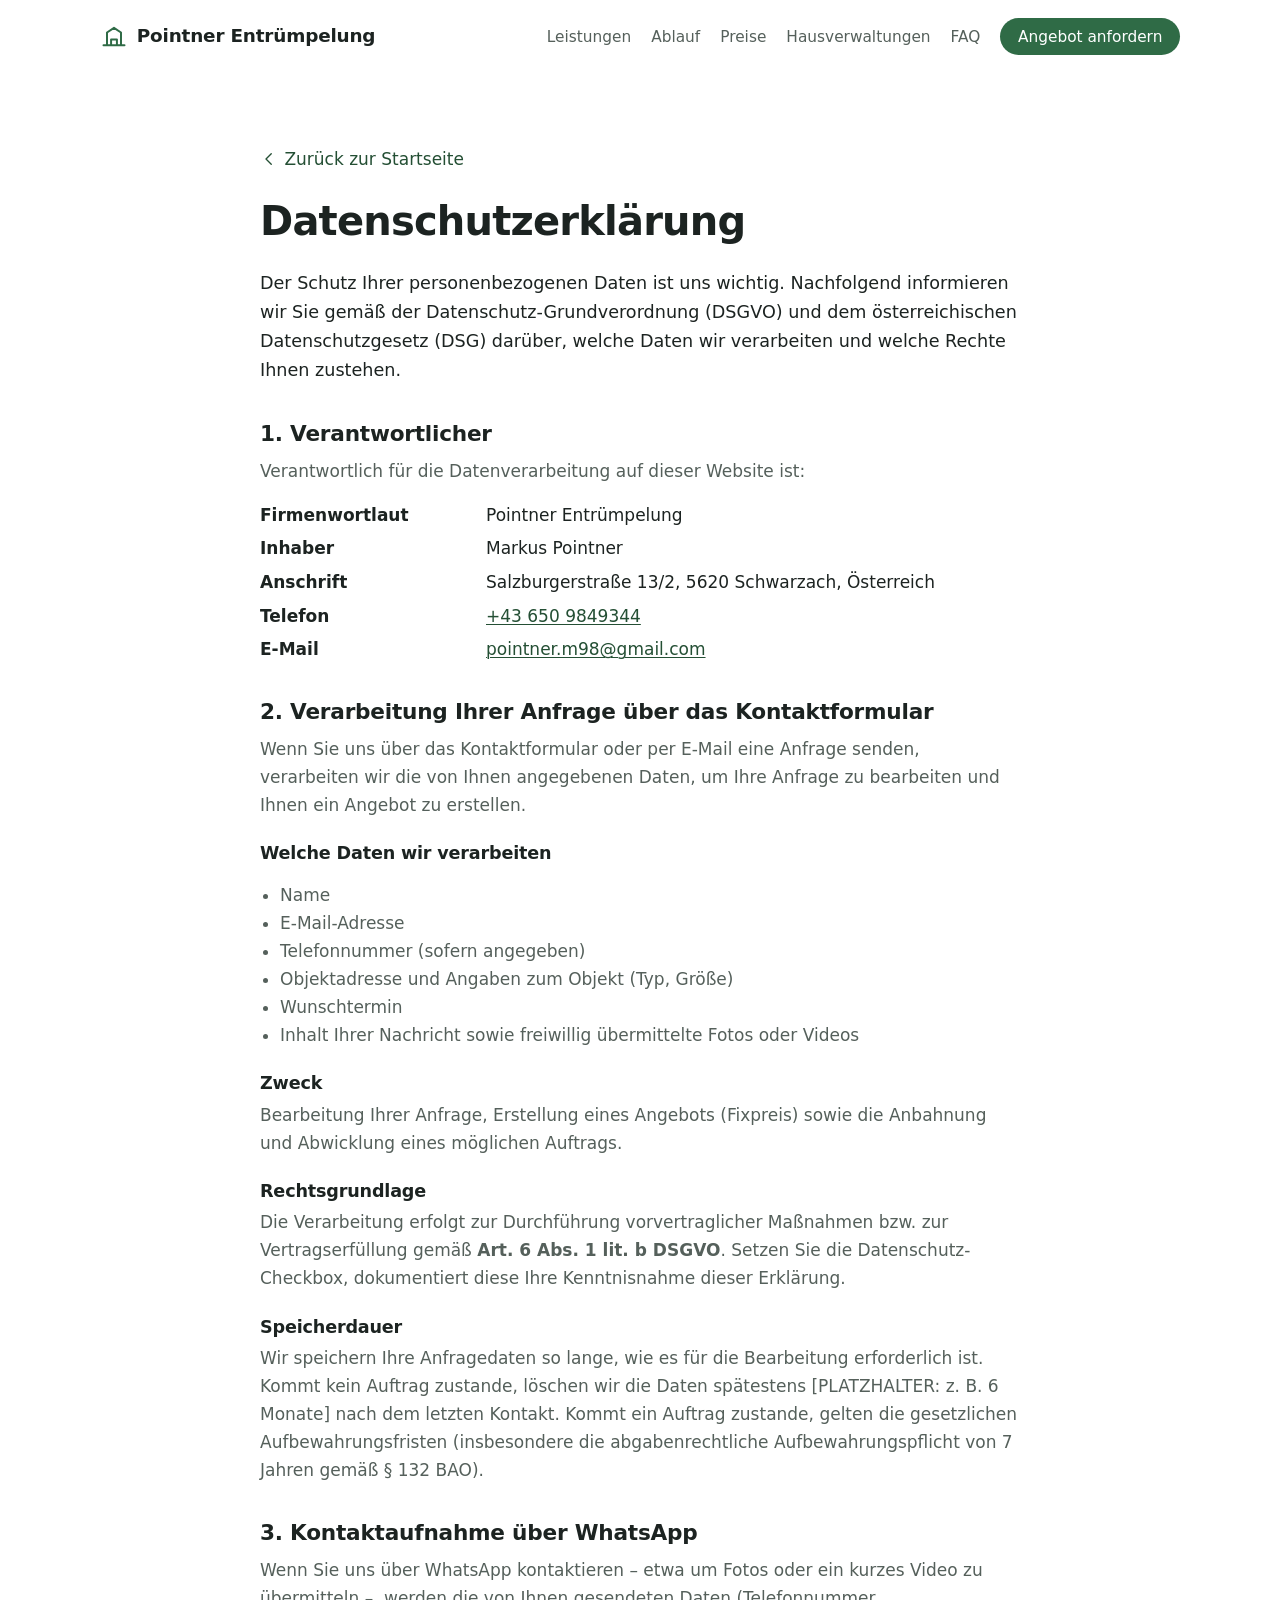
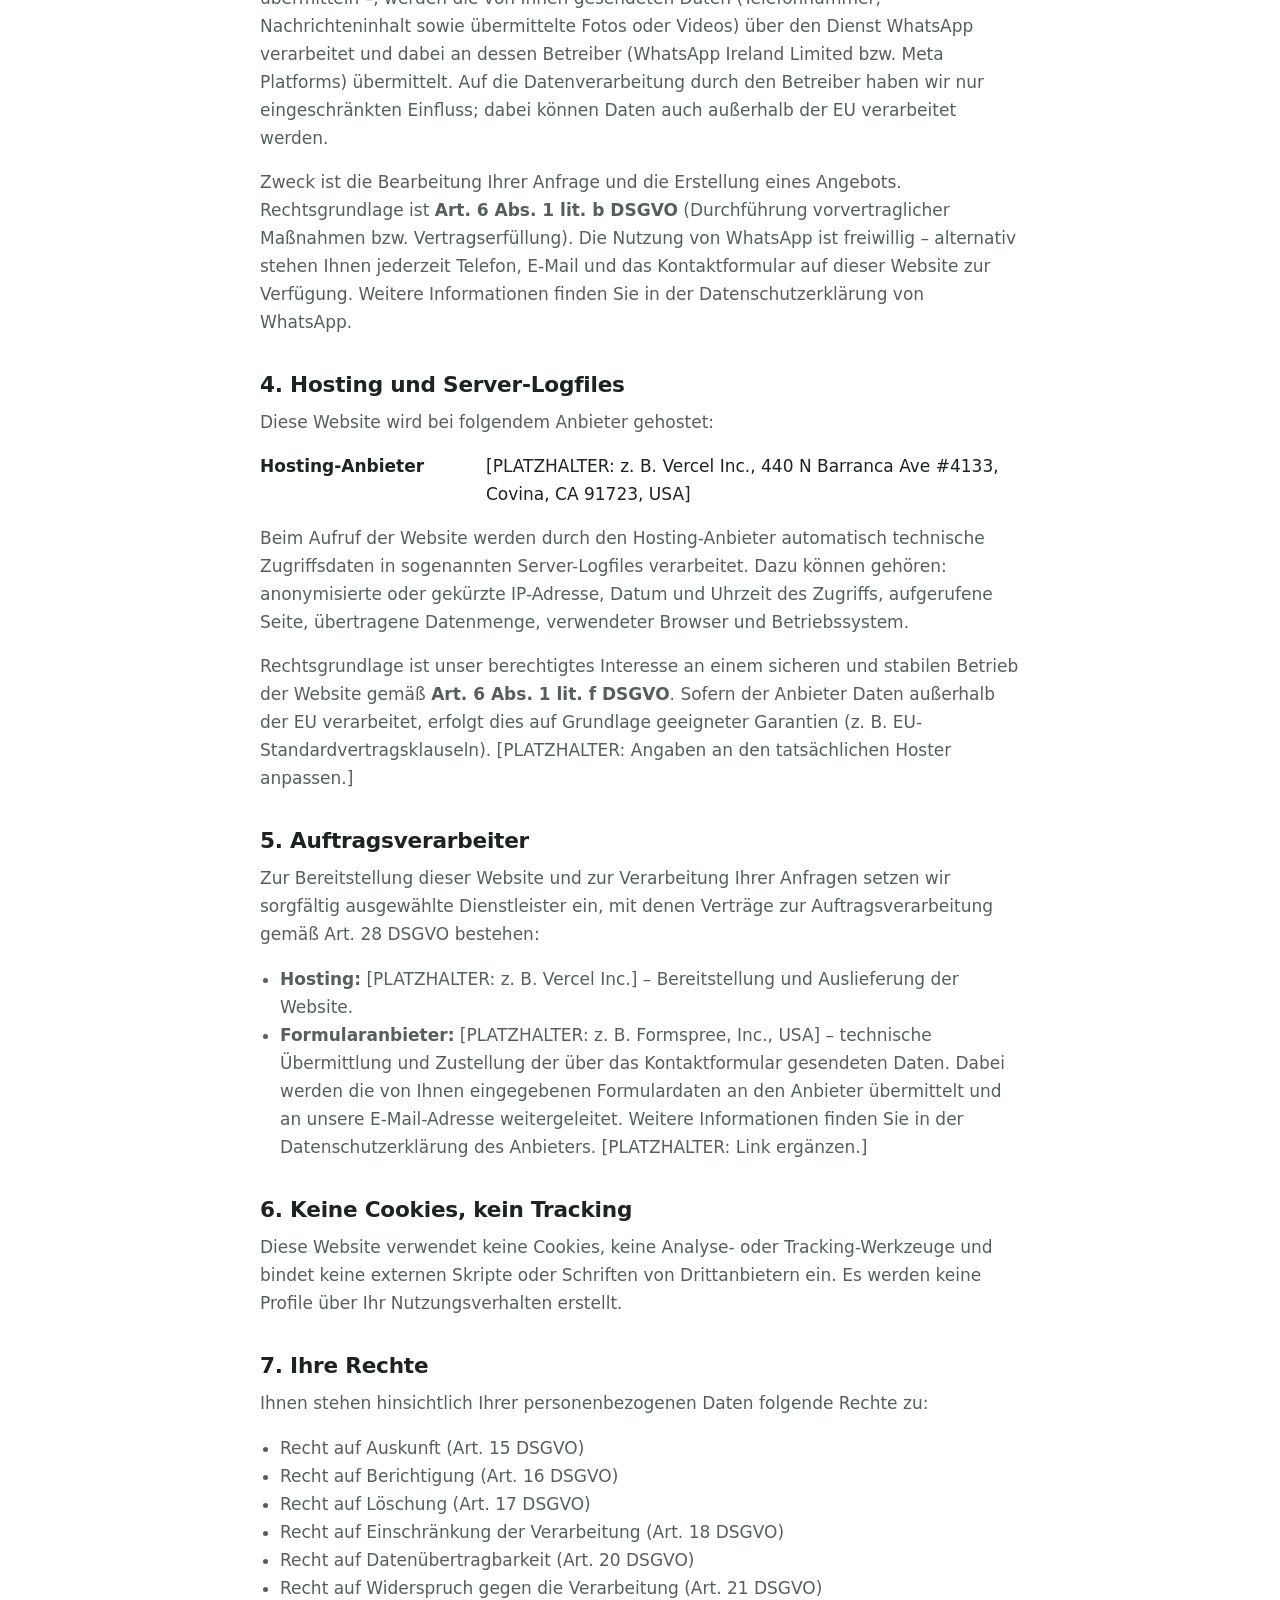
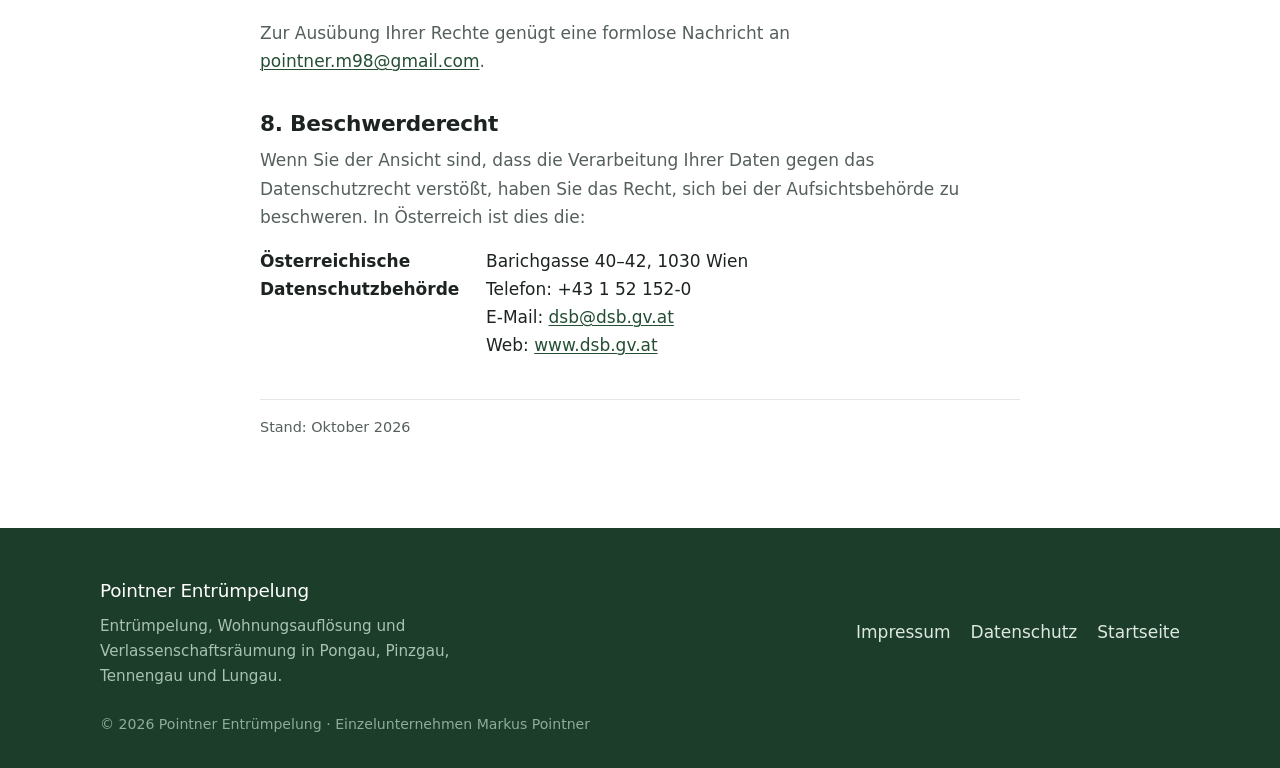
<file: datenschutz.html>
<!DOCTYPE html>
<html lang="de-AT">
<head>
  <meta charset="UTF-8">
  <meta name="viewport" content="width=device-width, initial-scale=1.0">
  <title>Datenschutzerklärung | Pointner Entrümpelung</title>
  <meta name="description" content="Datenschutzerklärung von Pointner Entrümpelung nach DSGVO: Verarbeitung von Formulardaten, Hosting, Ihre Rechte und Beschwerdemöglichkeit.">
  <meta name="robots" content="index, follow">
  <link rel="canonical" href="https://[DOMAIN]/datenschutz.html">
  <meta name="theme-color" content="#1f3d2b">
  <link rel="icon" href="/assets/favicon.svg" type="image/svg+xml">
  <link rel="stylesheet" href="/style.css">
</head>
<body>
  <a class="skip-link" href="#main">Zum Inhalt springen</a>

  <header class="site-header scrolled" id="site-header">
    <div class="container header-inner">
      <a class="brand" href="/" aria-label="Pointner Entrümpelung – Startseite">
        <svg class="brand-mark" width="28" height="28" viewBox="0 0 24 24" fill="none" aria-hidden="true">
          <path d="M3 20h18M6 20V9l6-4 6 4v11M9.5 20v-5h5v5" stroke="currentColor" stroke-width="1.7" stroke-linecap="round" stroke-linejoin="round"/>
        </svg>
        <span class="brand-name">Pointner Entrümpelung</span>
      </a>
      <nav class="site-nav" aria-label="Hauptnavigation">
        <button class="nav-toggle" id="nav-toggle" aria-expanded="false" aria-controls="nav-list" aria-label="Menü öffnen">
          <span class="nav-toggle-bar"></span>
          <span class="nav-toggle-bar"></span>
          <span class="nav-toggle-bar"></span>
        </button>
        <ul class="nav-list" id="nav-list">
          <li><a href="/#leistungen">Leistungen</a></li>
          <li><a href="/#ablauf">Ablauf</a></li>
          <li><a href="/#preise">Preise</a></li>
          <li><a href="/#hausverwaltungen">Hausverwaltungen</a></li>
          <li><a href="/#faq">FAQ</a></li>
          <li><a class="nav-cta" href="/#kontakt">Angebot anfordern</a></li>
        </ul>
      </nav>
    </div>
  </header>

  <main id="main" class="legal">
    <div class="container">
      <a class="back-link" href="/">
        <svg width="18" height="18" viewBox="0 0 24 24" fill="none" aria-hidden="true"><path d="M15 5l-7 7 7 7" stroke="currentColor" stroke-width="1.8" stroke-linecap="round" stroke-linejoin="round"/></svg>
        Zurück zur Startseite
      </a>

      <h1>Datenschutzerklärung</h1>
      <p class="lead">Der Schutz Ihrer personenbezogenen Daten ist uns wichtig. Nachfolgend informieren wir Sie gemäß der Datenschutz-Grundverordnung (DSGVO) und dem österreichischen Datenschutzgesetz (DSG) darüber, welche Daten wir verarbeiten und welche Rechte Ihnen zustehen.</p>

      <h2>1. Verantwortlicher</h2>
      <p>Verantwortlich für die Datenverarbeitung auf dieser Website ist:</p>
      <dl>
        <dt>Firmenwortlaut</dt>
        <dd>Pointner Entrümpelung</dd>
        <dt>Inhaber</dt>
        <dd>Markus Pointner</dd>
        <dt>Anschrift</dt>
        <dd>Salzburgerstraße 13/2, 5620 Schwarzach, Österreich</dd>
        <dt>Telefon</dt>
        <dd><a href="tel:+436509849344">+43 650 9849344</a></dd>
        <dt>E-Mail</dt>
        <dd><a href="mailto:pointner.m98@gmail.com">pointner.m98@gmail.com</a></dd>
      </dl>

      <h2>2. Verarbeitung Ihrer Anfrage über das Kontaktformular</h2>
      <p>Wenn Sie uns über das Kontaktformular oder per E-Mail eine Anfrage senden, verarbeiten wir die von Ihnen angegebenen Daten, um Ihre Anfrage zu bearbeiten und Ihnen ein Angebot zu erstellen.</p>

      <h3>Welche Daten wir verarbeiten</h3>
      <ul>
        <li>Name</li>
        <li>E-Mail-Adresse</li>
        <li>Telefonnummer (sofern angegeben)</li>
        <li>Objektadresse und Angaben zum Objekt (Typ, Größe)</li>
        <li>Wunschtermin</li>
        <li>Inhalt Ihrer Nachricht sowie freiwillig übermittelte Fotos oder Videos</li>
      </ul>

      <h3>Zweck</h3>
      <p>Bearbeitung Ihrer Anfrage, Erstellung eines Angebots (Fixpreis) sowie die Anbahnung und Abwicklung eines möglichen Auftrags.</p>

      <h3>Rechtsgrundlage</h3>
      <p>Die Verarbeitung erfolgt zur Durchführung vorvertraglicher Maßnahmen bzw. zur Vertragserfüllung gemäß <strong>Art. 6 Abs. 1 lit. b DSGVO</strong>. Setzen Sie die Datenschutz-Checkbox, dokumentiert diese Ihre Kenntnisnahme dieser Erklärung.</p>

      <h3>Speicherdauer</h3>
      <p>Wir speichern Ihre Anfragedaten so lange, wie es für die Bearbeitung erforderlich ist. Kommt kein Auftrag zustande, löschen wir die Daten spätestens [PLATZHALTER: z. B. 6 Monate] nach dem letzten Kontakt. Kommt ein Auftrag zustande, gelten die gesetzlichen Aufbewahrungsfristen (insbesondere die abgabenrechtliche Aufbewahrungspflicht von 7 Jahren gemäß § 132 BAO).</p>

      <h2>3. Kontaktaufnahme über WhatsApp</h2>
      <p>Wenn Sie uns über WhatsApp kontaktieren – etwa um Fotos oder ein kurzes Video zu übermitteln –, werden die von Ihnen gesendeten Daten (Telefonnummer, Nachrichteninhalt sowie übermittelte Fotos oder Videos) über den Dienst WhatsApp verarbeitet und dabei an dessen Betreiber (WhatsApp Ireland Limited bzw. Meta Platforms) übermittelt. Auf die Datenverarbeitung durch den Betreiber haben wir nur eingeschränkten Einfluss; dabei können Daten auch außerhalb der EU verarbeitet werden.</p>
      <p>Zweck ist die Bearbeitung Ihrer Anfrage und die Erstellung eines Angebots. Rechtsgrundlage ist <strong>Art. 6 Abs. 1 lit. b DSGVO</strong> (Durchführung vorvertraglicher Maßnahmen bzw. Vertragserfüllung). Die Nutzung von WhatsApp ist freiwillig – alternativ stehen Ihnen jederzeit Telefon, E-Mail und das Kontaktformular auf dieser Website zur Verfügung. Weitere Informationen finden Sie in der Datenschutzerklärung von WhatsApp.</p>

      <h2>4. Hosting und Server-Logfiles</h2>
      <p>Diese Website wird bei folgendem Anbieter gehostet:</p>
      <dl>
        <dt>Hosting-Anbieter</dt>
        <dd>[PLATZHALTER: z. B. Vercel Inc., 440 N Barranca Ave #4133, Covina, CA 91723, USA]</dd>
      </dl>
      <p>Beim Aufruf der Website werden durch den Hosting-Anbieter automatisch technische Zugriffsdaten in sogenannten Server-Logfiles verarbeitet. Dazu können gehören: anonymisierte oder gekürzte IP-Adresse, Datum und Uhrzeit des Zugriffs, aufgerufene Seite, übertragene Datenmenge, verwendeter Browser und Betriebssystem.</p>
      <p>Rechtsgrundlage ist unser berechtigtes Interesse an einem sicheren und stabilen Betrieb der Website gemäß <strong>Art. 6 Abs. 1 lit. f DSGVO</strong>. Sofern der Anbieter Daten außerhalb der EU verarbeitet, erfolgt dies auf Grundlage geeigneter Garantien (z. B. EU-Standardvertragsklauseln). [PLATZHALTER: Angaben an den tatsächlichen Hoster anpassen.]</p>

      <h2>5. Auftragsverarbeiter</h2>
      <p>Zur Bereitstellung dieser Website und zur Verarbeitung Ihrer Anfragen setzen wir sorgfältig ausgewählte Dienstleister ein, mit denen Verträge zur Auftragsverarbeitung gemäß Art. 28 DSGVO bestehen:</p>
      <ul>
        <li><strong>Hosting:</strong> [PLATZHALTER: z. B. Vercel Inc.] – Bereitstellung und Auslieferung der Website.</li>
        <li><strong>Formularanbieter:</strong> [PLATZHALTER: z. B. Formspree, Inc., USA] – technische Übermittlung und Zustellung der über das Kontaktformular gesendeten Daten. Dabei werden die von Ihnen eingegebenen Formulardaten an den Anbieter übermittelt und an unsere E-Mail-Adresse weitergeleitet. Weitere Informationen finden Sie in der Datenschutzerklärung des Anbieters. [PLATZHALTER: Link ergänzen.]</li>
      </ul>

      <h2>6. Keine Cookies, kein Tracking</h2>
      <p>Diese Website verwendet keine Cookies, keine Analyse- oder Tracking-Werkzeuge und bindet keine externen Skripte oder Schriften von Drittanbietern ein. Es werden keine Profile über Ihr Nutzungsverhalten erstellt.</p>

      <h2>7. Ihre Rechte</h2>
      <p>Ihnen stehen hinsichtlich Ihrer personenbezogenen Daten folgende Rechte zu:</p>
      <ul>
        <li>Recht auf Auskunft (Art. 15 DSGVO)</li>
        <li>Recht auf Berichtigung (Art. 16 DSGVO)</li>
        <li>Recht auf Löschung (Art. 17 DSGVO)</li>
        <li>Recht auf Einschränkung der Verarbeitung (Art. 18 DSGVO)</li>
        <li>Recht auf Datenübertragbarkeit (Art. 20 DSGVO)</li>
        <li>Recht auf Widerspruch gegen die Verarbeitung (Art. 21 DSGVO)</li>
      </ul>
      <p>Zur Ausübung Ihrer Rechte genügt eine formlose Nachricht an <a href="mailto:pointner.m98@gmail.com">pointner.m98@gmail.com</a>.</p>

      <h2>8. Beschwerderecht</h2>
      <p>Wenn Sie der Ansicht sind, dass die Verarbeitung Ihrer Daten gegen das Datenschutzrecht verstößt, haben Sie das Recht, sich bei der Aufsichtsbehörde zu beschweren. In Österreich ist dies die:</p>
      <dl>
        <dt>Österreichische Datenschutzbehörde</dt>
        <dd>Barichgasse 40–42, 1030 Wien<br>
          Telefon: +43 1 52 152-0<br>
          E-Mail: <a href="mailto:dsb@dsb.gv.at">dsb@dsb.gv.at</a><br>
          Web: <a href="https://www.dsb.gv.at" target="_blank" rel="noopener noreferrer">www.dsb.gv.at</a>
        </dd>
      </dl>

      <p class="updated">Stand: Oktober 2026</p>
    </div>
  </main>

  <footer class="site-footer">
    <div class="container footer-inner">
      <div class="footer-brand">
        <span class="brand-name">Pointner Entrümpelung</span>
        <p>Entrümpelung, Wohnungsauflösung und Verlassenschaftsräumung in Pongau, Pinzgau, Tennengau und Lungau.</p>
      </div>
      <nav class="footer-nav" aria-label="Rechtliches">
        <a href="/impressum.html">Impressum</a>
        <a href="/datenschutz.html">Datenschutz</a>
        <a href="/">Startseite</a>
      </nav>
      <p class="footer-copy">© <span id="year">2026</span> Pointner Entrümpelung · Einzelunternehmen Markus Pointner</p>
    </div>
  </footer>

  <script src="/script.js" defer></script>
</body>
</html>
</file>
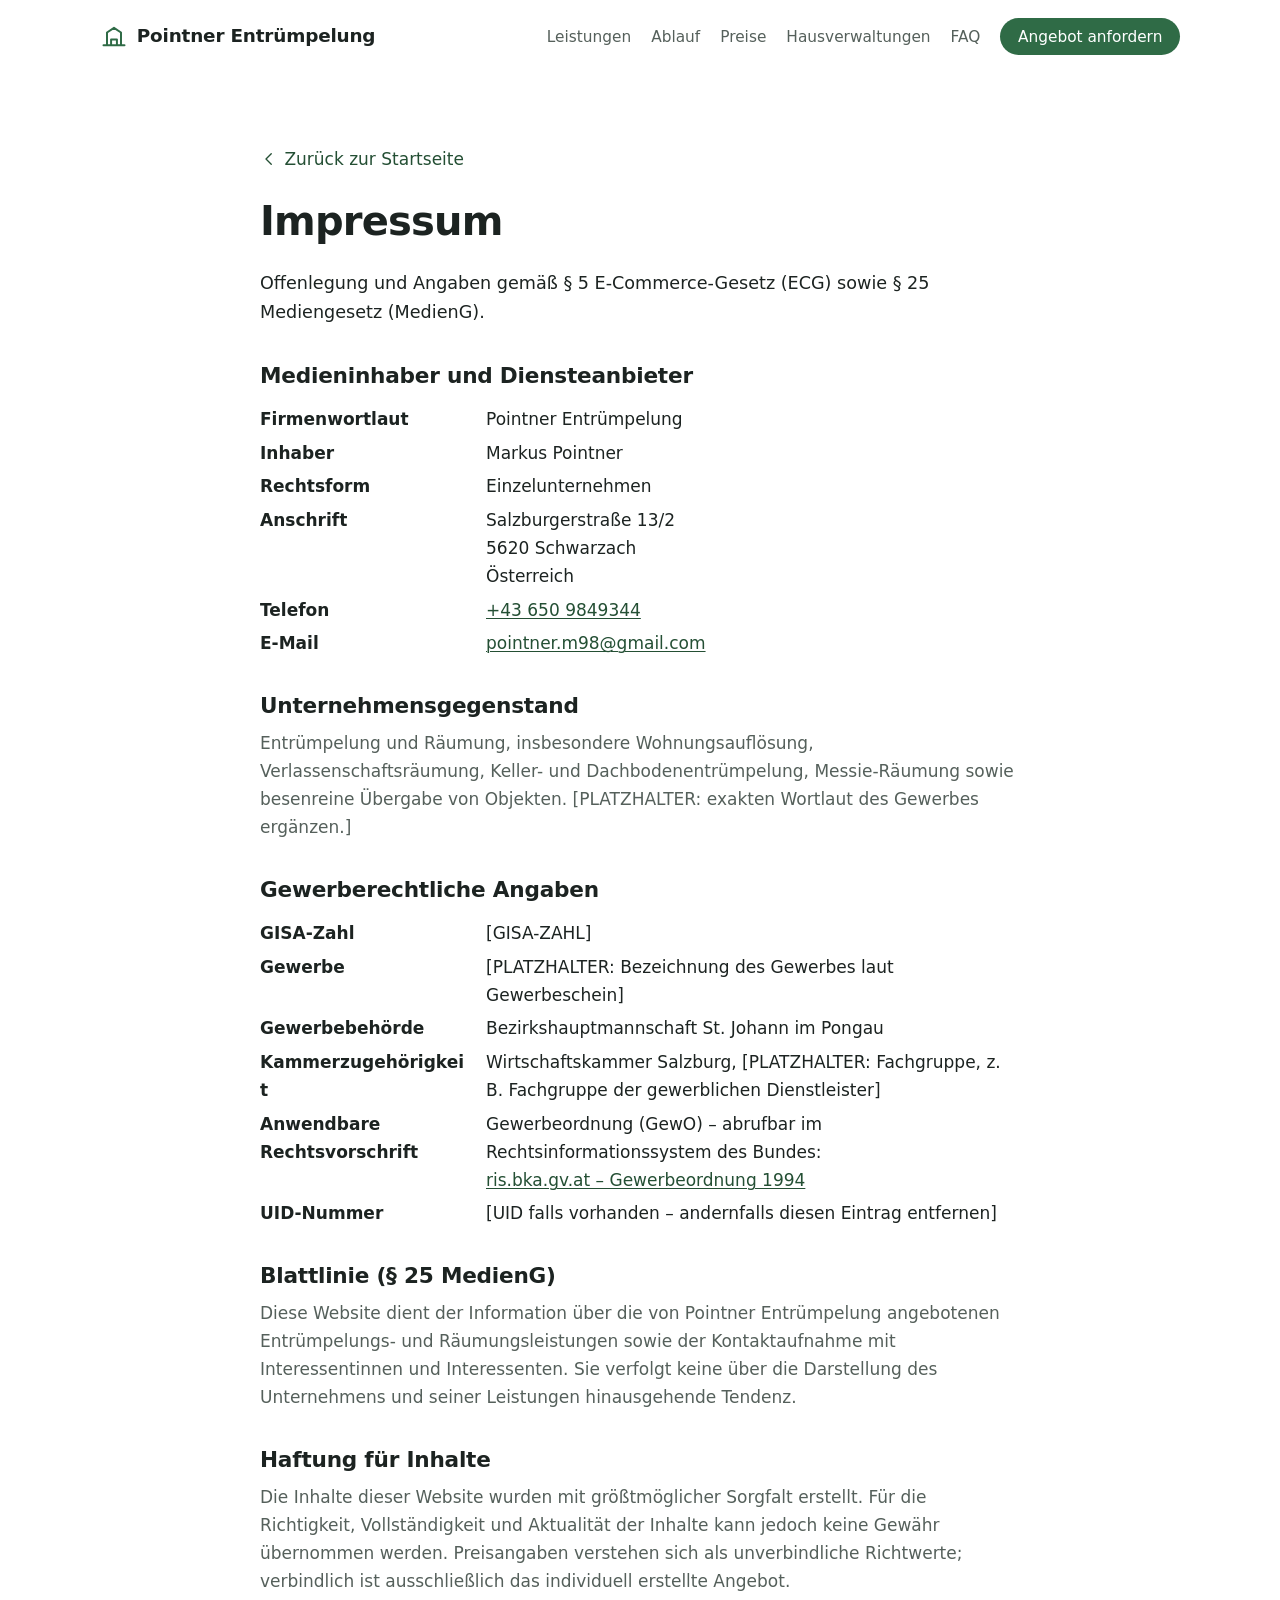
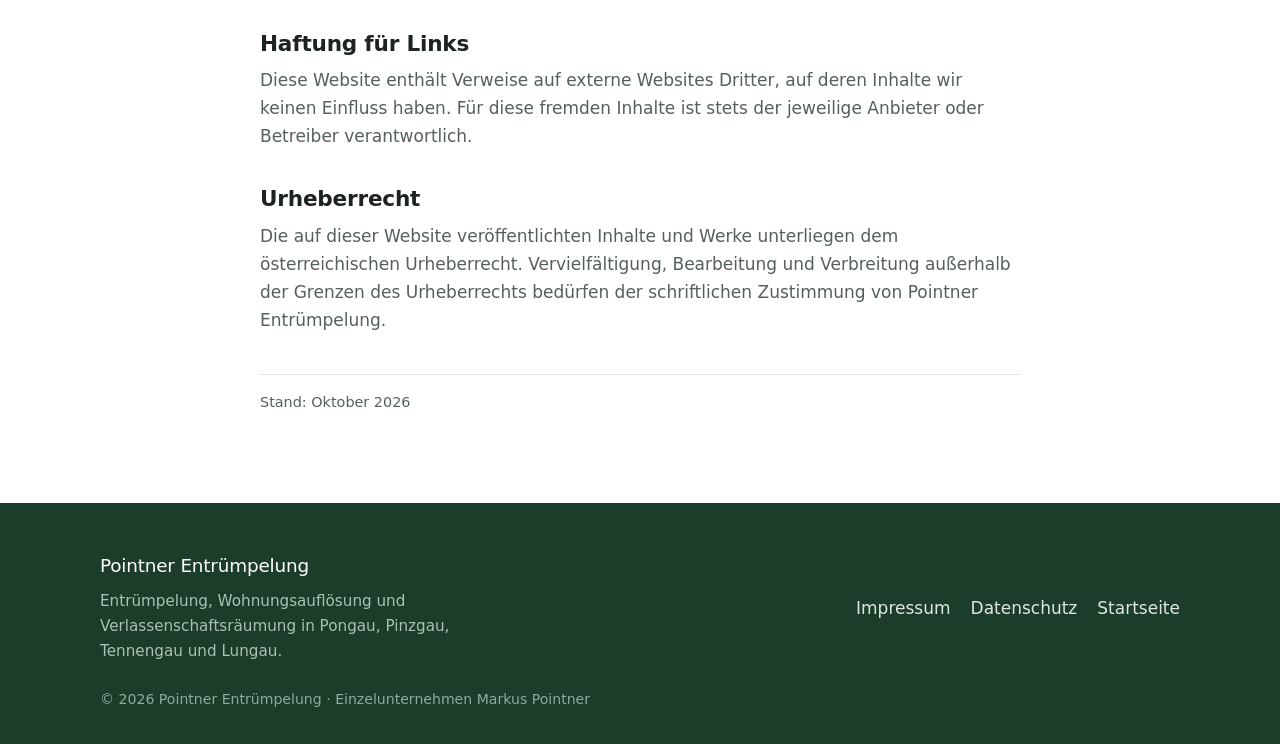
<file: impressum.html>
<!DOCTYPE html>
<html lang="de-AT">
<head>
  <meta charset="UTF-8">
  <meta name="viewport" content="width=device-width, initial-scale=1.0">
  <title>Impressum | Pointner Entrümpelung</title>
  <meta name="description" content="Impressum und Offenlegung nach § 5 ECG und § 25 MedienG von Pointner Entrümpelung, Entrümpelung in Pongau, Pinzgau, Tennengau und Lungau.">
  <meta name="robots" content="index, follow">
  <link rel="canonical" href="https://[DOMAIN]/impressum.html">
  <meta name="theme-color" content="#1f3d2b">
  <link rel="icon" href="/assets/favicon.svg" type="image/svg+xml">
  <link rel="stylesheet" href="/style.css">
</head>
<body>
  <a class="skip-link" href="#main">Zum Inhalt springen</a>

  <header class="site-header scrolled" id="site-header">
    <div class="container header-inner">
      <a class="brand" href="/" aria-label="Pointner Entrümpelung – Startseite">
        <svg class="brand-mark" width="28" height="28" viewBox="0 0 24 24" fill="none" aria-hidden="true">
          <path d="M3 20h18M6 20V9l6-4 6 4v11M9.5 20v-5h5v5" stroke="currentColor" stroke-width="1.7" stroke-linecap="round" stroke-linejoin="round"/>
        </svg>
        <span class="brand-name">Pointner Entrümpelung</span>
      </a>
      <nav class="site-nav" aria-label="Hauptnavigation">
        <button class="nav-toggle" id="nav-toggle" aria-expanded="false" aria-controls="nav-list" aria-label="Menü öffnen">
          <span class="nav-toggle-bar"></span>
          <span class="nav-toggle-bar"></span>
          <span class="nav-toggle-bar"></span>
        </button>
        <ul class="nav-list" id="nav-list">
          <li><a href="/#leistungen">Leistungen</a></li>
          <li><a href="/#ablauf">Ablauf</a></li>
          <li><a href="/#preise">Preise</a></li>
          <li><a href="/#hausverwaltungen">Hausverwaltungen</a></li>
          <li><a href="/#faq">FAQ</a></li>
          <li><a class="nav-cta" href="/#kontakt">Angebot anfordern</a></li>
        </ul>
      </nav>
    </div>
  </header>

  <main id="main" class="legal">
    <div class="container">
      <a class="back-link" href="/">
        <svg width="18" height="18" viewBox="0 0 24 24" fill="none" aria-hidden="true"><path d="M15 5l-7 7 7 7" stroke="currentColor" stroke-width="1.8" stroke-linecap="round" stroke-linejoin="round"/></svg>
        Zurück zur Startseite
      </a>

      <h1>Impressum</h1>
      <p class="lead">Offenlegung und Angaben gemäß § 5 E-Commerce-Gesetz (ECG) sowie § 25 Mediengesetz (MedienG).</p>

      <h2>Medieninhaber und Diensteanbieter</h2>
      <dl>
        <dt>Firmenwortlaut</dt>
        <dd>Pointner Entrümpelung</dd>

        <dt>Inhaber</dt>
        <dd>Markus Pointner</dd>

        <dt>Rechtsform</dt>
        <dd>Einzelunternehmen</dd>

        <dt>Anschrift</dt>
        <dd>Salzburgerstraße 13/2<br>5620 Schwarzach<br>Österreich</dd>

        <dt>Telefon</dt>
        <dd><a href="tel:+436509849344">+43 650 9849344</a></dd>

        <dt>E-Mail</dt>
        <dd><a href="mailto:pointner.m98@gmail.com">pointner.m98@gmail.com</a></dd>
      </dl>

      <h2>Unternehmensgegenstand</h2>
      <p>Entrümpelung und Räumung, insbesondere Wohnungsauflösung, Verlassenschaftsräumung, Keller- und Dachbodenentrümpelung, Messie-Räumung sowie besenreine Übergabe von Objekten. [PLATZHALTER: exakten Wortlaut des Gewerbes ergänzen.]</p>

      <h2>Gewerberechtliche Angaben</h2>
      <dl>
        <dt>GISA-Zahl</dt>
        <dd>[GISA-ZAHL]</dd>

        <dt>Gewerbe</dt>
        <dd>[PLATZHALTER: Bezeichnung des Gewerbes laut Gewerbeschein]</dd>

        <dt>Gewerbebehörde</dt>
        <dd>Bezirkshauptmannschaft St. Johann im Pongau</dd>

        <dt>Kammerzugehörigkeit</dt>
        <dd>Wirtschaftskammer Salzburg, [PLATZHALTER: Fachgruppe, z. B. Fachgruppe der gewerblichen Dienstleister]</dd>

        <dt>Anwendbare Rechtsvorschrift</dt>
        <dd>Gewerbeordnung (GewO) – abrufbar im Rechtsinformationssystem des Bundes:<br>
          <a href="https://www.ris.bka.gv.at/GeltendeFassung.wxe?Abfrage=Bundesnormen&amp;Gesetzesnummer=10007517" target="_blank" rel="noopener noreferrer">ris.bka.gv.at – Gewerbeordnung 1994</a>
        </dd>

        <dt>UID-Nummer</dt>
        <dd>[UID falls vorhanden – andernfalls diesen Eintrag entfernen]</dd>
      </dl>

      <h2>Blattlinie (§ 25 MedienG)</h2>
      <p>Diese Website dient der Information über die von Pointner Entrümpelung angebotenen Entrümpelungs- und Räumungsleistungen sowie der Kontaktaufnahme mit Interessentinnen und Interessenten. Sie verfolgt keine über die Darstellung des Unternehmens und seiner Leistungen hinausgehende Tendenz.</p>

      <h2>Haftung für Inhalte</h2>
      <p>Die Inhalte dieser Website wurden mit größtmöglicher Sorgfalt erstellt. Für die Richtigkeit, Vollständigkeit und Aktualität der Inhalte kann jedoch keine Gewähr übernommen werden. Preisangaben verstehen sich als unverbindliche Richtwerte; verbindlich ist ausschließlich das individuell erstellte Angebot.</p>

      <h2>Haftung für Links</h2>
      <p>Diese Website enthält Verweise auf externe Websites Dritter, auf deren Inhalte wir keinen Einfluss haben. Für diese fremden Inhalte ist stets der jeweilige Anbieter oder Betreiber verantwortlich.</p>

      <h2>Urheberrecht</h2>
      <p>Die auf dieser Website veröffentlichten Inhalte und Werke unterliegen dem österreichischen Urheberrecht. Vervielfältigung, Bearbeitung und Verbreitung außerhalb der Grenzen des Urheberrechts bedürfen der schriftlichen Zustimmung von Pointner Entrümpelung.</p>

      <p class="updated">Stand: Oktober 2026</p>
    </div>
  </main>

  <footer class="site-footer">
    <div class="container footer-inner">
      <div class="footer-brand">
        <span class="brand-name">Pointner Entrümpelung</span>
        <p>Entrümpelung, Wohnungsauflösung und Verlassenschaftsräumung in Pongau, Pinzgau, Tennengau und Lungau.</p>
      </div>
      <nav class="footer-nav" aria-label="Rechtliches">
        <a href="/impressum.html">Impressum</a>
        <a href="/datenschutz.html">Datenschutz</a>
        <a href="/">Startseite</a>
      </nav>
      <p class="footer-copy">© <span id="year">2026</span> Pointner Entrümpelung · Einzelunternehmen Markus Pointner</p>
    </div>
  </footer>

  <script src="/script.js" defer></script>
</body>
</html>
</file>
<file: style.css>
/* =====================================================================
   Pointner Entrümpelung – Entrümpelung Salzburg
   style.css – mobile first, ohne externe Ressourcen
   ---------------------------------------------------------------------
   Schriften: Standard ist ein System-Font-Stack (kein externer Request,
   bestes Lighthouse-Ergebnis). Wer eine eigene, selbst gehostete Schrift
   nutzen möchte, legt WOFF2-Dateien nach /fonts und aktiviert den
   @font-face-Block unten (siehe README.md).
   ===================================================================== */

/* ---- Optionales, selbst gehostetes Font-Gerüst (auskommentiert) ------
@font-face {
  font-family: "Marke";
  src: url("/fonts/marke-regular.woff2") format("woff2");
  font-weight: 400;
  font-style: normal;
  font-display: swap;
}
@font-face {
  font-family: "Marke";
  src: url("/fonts/marke-semibold.woff2") format("woff2");
  font-weight: 600;
  font-style: normal;
  font-display: swap;
}
Danach in :root  --font-sans: "Marke", system-ui, sans-serif;  setzen.
---------------------------------------------------------------------- */

:root {
  /* Akzent + Neutraltöne */
  --accent:        #2f6b46;   /* ruhiges Waldgrün */
  --accent-dark:   #244f34;
  --accent-darker: #1c3d29;
  --accent-soft:   #eef4f0;

  --ink:      #1c2321;   /* Haupttext */
  --ink-soft: #55605b;   /* Sekundärtext */
  --line:     #e4e7e5;   /* Trennlinien */
  --bg:       #ffffff;
  --bg-alt:   #f7f8f7;
  --white:    #ffffff;

  --font-sans: system-ui, -apple-system, "Segoe UI", Roboto, "Helvetica Neue", Arial, sans-serif;

  --radius:    14px;
  --radius-sm: 10px;
  --shadow:    0 1px 2px rgba(28,35,33,.04), 0 8px 24px rgba(28,35,33,.06);
  --shadow-lg: 0 12px 40px rgba(28,35,33,.12);

  --wrap: 1120px;
  --gutter: 20px;

  --header-h: 72px;
  --ease: cubic-bezier(.22,.61,.36,1);
}

/* ---------- Reset / Basis ---------- */
*, *::before, *::after { box-sizing: border-box; }

html { -webkit-text-size-adjust: 100%; scroll-behavior: smooth; }

body {
  margin: 0;
  font-family: var(--font-sans);
  font-size: 1.0625rem;
  line-height: 1.65;
  color: var(--ink);
  background: var(--bg);
  -webkit-font-smoothing: antialiased;
  text-rendering: optimizeLegibility;
  overflow-x: clip;            /* Sicherheitsnetz gegen horizontales Scrollen */
  overflow-wrap: break-word;   /* lange Wörter/URLs brechen statt zu überlaufen */
}

img, svg { display: block; max-width: 100%; }
svg { height: auto; }

h1, h2, h3 { line-height: 1.2; letter-spacing: -.01em; margin: 0 0 .5em; color: var(--ink); }
h1 { font-size: clamp(2rem, 5.5vw, 3.25rem); font-weight: 700; letter-spacing: -.02em; }
h2 { font-size: clamp(1.6rem, 3.6vw, 2.4rem); font-weight: 700; }
h3 { font-size: 1.2rem; font-weight: 600; }
p  { margin: 0 0 1rem; }

a { color: var(--accent-dark); text-decoration-thickness: 1px; text-underline-offset: 2px; }
a:hover { color: var(--accent); }

:focus-visible {
  outline: 3px solid var(--accent);
  outline-offset: 2px;
  border-radius: 4px;
}

.sr-only {
  position: absolute; width: 1px; height: 1px; padding: 0; margin: -1px;
  overflow: hidden; clip: rect(0 0 0 0); white-space: nowrap; border: 0;
}

.skip-link {
  position: absolute; left: 12px; top: -60px;
  background: var(--accent-dark); color: #fff; padding: 10px 16px;
  border-radius: 8px; z-index: 200; transition: top .2s var(--ease);
}
.skip-link:focus { top: 12px; color: #fff; }

/* ---------- Layout ---------- */
.container {
  width: 100%;
  max-width: var(--wrap);
  margin-inline: auto;
  padding-inline: var(--gutter);
}
.container-narrow { max-width: 760px; }

.section { padding: clamp(3.5rem, 8vw, 6rem) 0; }
.section-alt { background: var(--bg-alt); }

.section-head { max-width: 640px; margin-bottom: 2.5rem; }
.section-eyebrow {
  text-transform: uppercase; letter-spacing: .12em; font-size: .78rem;
  font-weight: 600; color: var(--accent); margin: 0 0 .6rem;
}
.section-eyebrow-light { color: #bfe0cd; }
.section-sub { color: var(--ink-soft); font-size: 1.075rem; margin: 0; }

/* ---------- Buttons ---------- */
.btn {
  display: inline-flex; align-items: center; justify-content: center; gap: .5rem;
  font: inherit; font-weight: 600; line-height: 1;
  padding: .95rem 1.5rem; border-radius: 999px;
  border: 1.5px solid transparent; cursor: pointer;
  text-decoration: none; transition: transform .18s var(--ease), background .18s var(--ease), box-shadow .18s var(--ease), border-color .18s var(--ease);
}
.btn svg { width: 18px; height: 18px; }
.btn-primary { background: var(--accent); color: #fff; box-shadow: 0 6px 18px rgba(47,107,70,.25); }
.btn-primary:hover { background: var(--accent-dark); color: #fff; transform: translateY(-2px); box-shadow: 0 10px 26px rgba(47,107,70,.32); }
.btn-secondary { background: var(--white); color: var(--accent-dark); border-color: var(--line); }
.btn-secondary:hover { border-color: var(--accent); color: var(--accent-dark); transform: translateY(-2px); }
.btn-on-accent { background: #fff; color: var(--accent-darker); }
.btn-on-accent:hover { background: var(--accent-soft); color: var(--accent-darker); transform: translateY(-2px); }
.btn-block { width: 100%; }

/* ---------- Header ---------- */
.site-header {
  position: sticky; top: 0; z-index: 100;
  background: rgba(255,255,255,.9);
  backdrop-filter: saturate(180%) blur(10px);
  border-bottom: 1px solid transparent;
  transition: box-shadow .25s var(--ease), border-color .25s var(--ease), background .25s var(--ease);
}
.site-header.scrolled {
  border-bottom-color: var(--line);
  box-shadow: 0 2px 12px rgba(28,35,33,.06);
}
.header-inner {
  display: flex; align-items: center; justify-content: space-between;
  height: var(--header-h);
  transition: height .25s var(--ease);
}
.site-header.scrolled .header-inner { height: 58px; }

.brand { display: inline-flex; align-items: center; gap: .55rem; color: var(--ink); text-decoration: none; font-weight: 700; }
.brand-mark { color: var(--accent); }
.brand-name { font-size: 1.15rem; letter-spacing: -.01em; }

.site-nav { display: flex; align-items: center; }
.nav-list {
  display: flex; align-items: center; gap: 1.25rem;
  list-style: none; margin: 0; padding: 0;
}
.nav-list a { color: var(--ink-soft); text-decoration: none; font-size: .96rem; font-weight: 500; }
.nav-list a:hover { color: var(--ink); }
.nav-list .nav-cta {
  background: var(--accent); color: #fff; padding: .6rem 1.1rem; border-radius: 999px;
}
.nav-list .nav-cta:hover { background: var(--accent-dark); color: #fff; }

.nav-toggle {
  display: none; flex-direction: column; gap: 5px;
  width: 44px; height: 44px; border: 0; background: transparent; cursor: pointer;
  align-items: center; justify-content: center;
}
.nav-toggle-bar { width: 24px; height: 2px; background: var(--ink); border-radius: 2px; transition: transform .25s var(--ease), opacity .2s var(--ease); }

/* Telefon im Header */
.header-right { display: flex; align-items: center; gap: 1rem; }
.header-phone {
  display: inline-flex; align-items: center; gap: .45rem;
  color: var(--accent-dark); font-weight: 600; text-decoration: none;
  white-space: nowrap;
}
.header-phone svg { color: var(--accent); flex: none; }
.header-phone:hover { color: var(--accent); }
.header-phone--mini { display: none; padding: 6px; }   /* nur mobil, nur Icon */
.nav-list .nav-phone a {
  display: inline-flex; align-items: center; gap: .4rem;
  color: var(--accent-dark); font-weight: 600;
}
.nav-list .nav-phone a:hover { color: var(--accent); }
.nav-list .nav-phone svg { color: var(--accent); flex: none; }

/* ---------- Hero ---------- */
.hero {
  background:
    radial-gradient(70% 60% at 90% -12%, rgba(47,107,70,.22) 0%, rgba(47,107,70,0) 60%),
    radial-gradient(55% 55% at 4% 115%, rgba(214,168,110,.20) 0%, rgba(214,168,110,0) 60%),
    radial-gradient(80% 70% at 50% 120%, rgba(47,107,70,.10) 0%, rgba(47,107,70,0) 55%),
    linear-gradient(160deg, #eaf3ed 0%, #ffffff 58%);
  border-bottom: 1px solid var(--line);
  padding: clamp(2.25rem, 5vw, 3.75rem) 0 clamp(2.5rem, 5vw, 4rem);
}
.hero-grid { display: grid; gap: 2rem; grid-template-columns: 1fr; align-items: start; }
.hero-text { max-width: 640px; }
.hero h1 { font-size: clamp(1.75rem, 3.6vw, 2.6rem); margin-bottom: .5rem; }
.hero-eyebrow {
  text-transform: uppercase; letter-spacing: .1em; font-size: .78rem;
  font-weight: 600; color: var(--accent); margin: 0 0 .9rem;
}
.hero-sub {
  font-size: clamp(1.15rem, 2.2vw, 1.5rem); font-weight: 600; line-height: 1.3;
  color: var(--accent-dark); margin: 0 0 .9rem;
}
.hero-lead { font-size: clamp(1.02rem, 1.6vw, 1.2rem); color: var(--ink-soft); }
.hero-actions { display: flex; flex-wrap: wrap; gap: .85rem; margin: 1.6rem 0 0; }

/* Vertrauenszeile: kompakt bei den Buttons (Desktop rechts unter dem Bild, Mobil unter dem Bild) */
.hero-trust {
  display: grid; grid-template-columns: 1fr 1fr; gap: .8rem 1.25rem;
  list-style: none; margin: 1.5rem 0 0; padding: 0;
}
.hero-trust li { display: flex; align-items: flex-start; gap: .5rem; font-size: .92rem; font-weight: 500; color: var(--ink); }
.hero-trust svg { color: var(--accent); flex: none; margin-top: 1px; }

/* ---------- Vorher-Nachher-Vergleich ---------- */
.hero-media { width: 100%; min-width: 0; }
.ba { width: 100%; }
/* Fallback ohne JS: beide Bilder untereinander mit Beschriftung */
.ba-frame { display: grid; gap: .6rem; }
.ba-pane { position: relative; margin: 0; }
.ba-pane img { display: block; width: 100%; height: auto; border-radius: var(--radius); }
.ba-label {
  position: absolute; top: .6rem; left: .6rem;
  background: rgba(28,35,33,.82); color: #fff; font-size: .78rem; font-weight: 600;
  letter-spacing: .03em; padding: .25rem .6rem; border-radius: 999px;
}
.ba-label-after { left: auto; right: .6rem; background: var(--accent-dark); }
.ba-handle { display: none; }

/* Interaktiv (JS aktiv): überlagerter Slider */
.ba.is-ready .ba-frame {
  display: block; position: relative; aspect-ratio: 4 / 3;
  border-radius: var(--radius); overflow: hidden;
  box-shadow: var(--shadow-lg); border: 1px solid var(--line);
  --pos: 50%; touch-action: none;
}
.ba.is-ready .ba-pane { position: absolute; inset: 0; }
.ba.is-ready .ba-pane img { width: 100%; height: 100%; object-fit: cover; border-radius: 0; -webkit-user-drag: none; user-select: none; }
.ba.is-ready .ba-pane-after { z-index: 1; }
.ba.is-ready .ba-pane-before { z-index: 2; clip-path: inset(0 calc(100% - var(--pos)) 0 0); }
.ba.is-ready .ba-handle {
  display: block; position: absolute; top: 0; bottom: 0; left: var(--pos);
  width: 46px; transform: translateX(-50%);
  background: transparent; border: 0; padding: 0; cursor: ew-resize; z-index: 3; touch-action: none;
}
.ba-handle-line { position: absolute; top: 0; bottom: 0; left: 50%; width: 3px; transform: translateX(-50%); background: #fff; box-shadow: 0 0 0 1px rgba(28,35,33,.2); }
.ba-handle-grip {
  position: absolute; top: 50%; left: 50%; transform: translate(-50%, -50%);
  width: 42px; height: 42px; border-radius: 50%; background: #fff; color: var(--accent-dark);
  display: flex; align-items: center; justify-content: center; box-shadow: var(--shadow-lg);
}
.ba-handle:focus-visible { outline: none; }
.ba-handle:focus-visible .ba-handle-grip { outline: 3px solid var(--accent); outline-offset: 3px; }

/* ---------- Cards (Leistungen) ---------- */
.cards {
  list-style: none; margin: 0; padding: 0;
  display: grid; gap: 1.25rem;
  grid-template-columns: 1fr;
}
.card {
  background: var(--bg); border: 1px solid var(--line); border-radius: var(--radius);
  padding: 1.6rem; box-shadow: var(--shadow);
  transition: transform .2s var(--ease), box-shadow .2s var(--ease), border-color .2s var(--ease);
}
.card:hover { transform: translateY(-4px); box-shadow: var(--shadow-lg); border-color: #d3ddd6; }
.card-icon {
  display: inline-flex; align-items: center; justify-content: center;
  width: 52px; height: 52px; border-radius: 14px;
  background: var(--accent-soft); color: var(--accent-dark); margin-bottom: 1rem;
}
.card h3 { margin-bottom: .4rem; }
.card p { margin: 0; color: var(--ink-soft); font-size: .98rem; }

/* ---------- Steps (Ablauf) ---------- */
.steps {
  list-style: none; margin: 0; padding: 0;
  display: grid; gap: 1.5rem; grid-template-columns: 1fr;
  counter-reset: step;
}
.step {
  position: relative; background: var(--bg); border: 1px solid var(--line);
  border-radius: var(--radius); padding: 1.75rem 1.6rem 1.6rem;
}
.step-num {
  display: inline-flex; align-items: center; justify-content: center;
  width: 44px; height: 44px; border-radius: 50%;
  background: var(--accent); color: #fff; font-weight: 700; font-size: 1.15rem;
  margin-bottom: 1rem;
}
.step h3 { margin-bottom: .35rem; }
.step p { margin: 0; color: var(--ink-soft); font-size: .98rem; }

/* ---------- Preistabelle ---------- */
.table-wrap { overflow-x: auto; border: 1px solid var(--line); border-radius: var(--radius); box-shadow: var(--shadow); }
.price-table { width: 100%; border-collapse: collapse; min-width: 520px; background: var(--bg); }
.price-table th, .price-table td { text-align: left; padding: 1rem 1.25rem; border-bottom: 1px solid var(--line); }
.price-table thead th { background: var(--accent-soft); color: var(--accent-darker); font-size: .85rem; text-transform: uppercase; letter-spacing: .06em; }
.price-table tbody th { font-weight: 600; }
.price-table tbody td:last-child { font-weight: 600; color: var(--accent-dark); white-space: nowrap; }
.price-table tbody tr:last-child th, .price-table tbody tr:last-child td { border-bottom: 0; }
.price-table tbody tr:hover { background: var(--bg-alt); }
.price-note {
  display: flex; gap: .65rem; align-items: flex-start;
  margin: 1.25rem 0 0; color: var(--ink-soft); font-size: .95rem;
}
.price-note svg { color: var(--accent); flex: none; margin-top: 2px; }
.price-individual { margin: 1.25rem 0 0; color: var(--ink-soft); font-size: .95rem; }

/* ---------- Hausverwaltungen ---------- */
.section-accent {
  background: linear-gradient(160deg, var(--accent-dark) 0%, var(--accent-darker) 100%);
  color: #eaf2ec;
}
.section-accent h2 { color: #fff; }
.hv-grid { display: grid; gap: 2.5rem; grid-template-columns: 1fr; }
.hv-intro p { color: #cfe0d5; max-width: 46ch; }
.hv-intro .btn { margin-top: .5rem; }
.hv-list { list-style: none; margin: 0; padding: 0; display: grid; gap: 1rem; }
.hv-list li {
  display: flex; gap: .9rem; align-items: flex-start;
  background: rgba(255,255,255,.06); border: 1px solid rgba(255,255,255,.12);
  border-radius: var(--radius-sm); padding: 1rem 1.15rem;
}
.hv-list svg { color: #bfe0cd; flex: none; margin-top: 2px; }
.hv-list strong { display: block; color: #fff; font-weight: 600; }
.hv-list span { display: block; color: #c6d8cd; font-size: .93rem; }

/* ---------- Vertrauen ---------- */
.trust-grid { list-style: none; margin: 0; padding: 0; display: grid; gap: 1.25rem; grid-template-columns: 1fr; }
.trust-item {
  background: var(--bg); border: 1px solid var(--line); border-radius: var(--radius);
  padding: 1.5rem;
}
.trust-item svg { color: var(--accent); margin-bottom: .85rem; }
.trust-item h3 { margin-bottom: .35rem; }
.trust-item p { margin: 0; color: var(--ink-soft); font-size: .96rem; }

/* ---------- FAQ ---------- */
.faq { display: grid; gap: .75rem; }
.faq details {
  background: var(--bg); border: 1px solid var(--line); border-radius: var(--radius-sm);
  overflow: hidden;
}
.faq summary {
  list-style: none; cursor: pointer; padding: 1.1rem 1.25rem;
  font-weight: 600; display: flex; align-items: center; justify-content: space-between; gap: 1rem;
}
.faq summary::-webkit-details-marker { display: none; }
.faq summary::after {
  content: ""; width: 12px; height: 12px; flex: none;
  border-right: 2px solid var(--accent); border-bottom: 2px solid var(--accent);
  transform: rotate(45deg); transition: transform .25s var(--ease);
}
.faq details[open] summary::after { transform: rotate(-135deg); }
.faq summary:hover { color: var(--accent-dark); }
.faq-body { padding: 0 1.25rem 1.15rem; }
.faq-body p { margin: 0; color: var(--ink-soft); }

/* ---------- Kontakt ---------- */
/* Kopf (Titel + Text + Direktkontakt) über volle Breite, zentriert.
   Darunter das zentrierte Formular. */
.contact-head { text-align: center; max-width: 820px; margin: 0 auto 2.5rem; }
.contact-head p { color: var(--ink-soft); }
/* Intro-Satz auf ausreichend breiten Screens einzeilig halten */
@media (min-width: 900px) {
  .contact-head p { white-space: nowrap; }
}
.contact-direct {
  list-style: none; margin: 1.5rem 0 0; padding: 0;
  display: flex; flex-wrap: wrap; justify-content: center; gap: .75rem 1.75rem;
}
.contact-direct li { display: flex; align-items: center; gap: .5rem; }
.contact-direct svg { color: var(--accent); flex: none; }
.contact-direct a { color: var(--ink); font-weight: 500; text-decoration: none; overflow-wrap: anywhere; }
.contact-direct a:hover { color: var(--accent-dark); }

.contact-form {
  max-width: 680px; margin: 0 auto;
  background: var(--bg); border: 1px solid var(--line); border-radius: var(--radius);
  padding: clamp(1.5rem, 4vw, 2rem); box-shadow: var(--shadow);
}
.field { margin-bottom: 1.1rem; }
/* Auf schmalen Screens einspaltig, ab 620px zwei Felder nebeneinander */
.field-row { display: grid; column-gap: 1.1rem; grid-template-columns: 1fr; }
.field label { display: block; font-weight: 600; font-size: .92rem; margin-bottom: .4rem; }
.field input, .field select, .field textarea {
  width: 100%; font: inherit; color: var(--ink);
  padding: .8rem .9rem; border: 1.5px solid var(--line); border-radius: var(--radius-sm);
  background: var(--bg); transition: border-color .18s var(--ease), box-shadow .18s var(--ease);
}
.field textarea { resize: vertical; min-height: 96px; }
.field input:focus, .field select:focus, .field textarea:focus {
  outline: none; border-color: var(--accent);
  box-shadow: 0 0 0 3px rgba(47,107,70,.15);
}
.field input:user-invalid, .field select:user-invalid { border-color: #c0392b; }
.field-error { color: #c0392b; font-size: .85rem; margin: .4rem 0 0; }

.field-check { display: grid; grid-template-columns: auto 1fr; gap: .6rem .65rem; align-items: start; }
.field-check input { width: 20px; height: 20px; margin-top: 2px; accent-color: var(--accent); }
.field-check label { font-weight: 400; font-size: .92rem; margin: 0; color: var(--ink-soft); }
.field-check .field-error { grid-column: 1 / -1; }

/* Honeypot – visuell und für AT verborgen, aber im DOM vorhanden.
   clip-Technik statt left:-9999px, damit kein horizontaler Überlauf entsteht. */
.hp-field {
  position: absolute; width: 1px; height: 1px; padding: 0; margin: -1px;
  overflow: hidden; clip: rect(0 0 0 0); white-space: nowrap; border: 0;
}

.required-note { margin: 0 0 1rem; font-size: .8rem; color: var(--ink-soft); }
.form-status { margin: 1rem 0 0; padding: .9rem 1rem; border-radius: var(--radius-sm); font-size: .95rem; font-weight: 500; }
.form-status.is-success { background: #e7f4ec; color: #1c6b3f; border: 1px solid #b7ddc6; }
.form-status.is-error   { background: #fbeae8; color: #a5281b; border: 1px solid #f0c3bd; }

/* Hinweis „E-Mail oder Telefon" unter den Feldern */
.field-note { margin: -.15rem 0 1.1rem; font-size: .85rem; color: var(--ink-soft); }

/* Prominenter Foto-Block über dem Formular */
.photo-cta {
  max-width: 680px; margin: 0 auto 1.75rem;
  background: var(--accent-soft); border: 1px solid #cfe3d6; border-radius: var(--radius);
  padding: clamp(1.5rem, 4vw, 2rem); text-align: center; box-shadow: var(--shadow);
}
.photo-cta h3 { font-size: 1.3rem; margin: 0 0 .5rem; color: var(--accent-darker); }
.photo-cta > p { color: var(--ink-soft); margin: 0 auto .5rem; max-width: 46ch; }
.photo-cta-actions { display: flex; flex-wrap: wrap; justify-content: center; gap: .75rem; margin: 1.1rem 0 .85rem; }
.photo-cta-actions .btn { flex: 1 1 auto; min-width: 220px; }
.photo-cta-alt { font-size: .88rem; color: var(--ink-soft); margin: 0; }

/* CTA unter der Preistabelle */
.price-cta { text-align: center; margin-top: 2.25rem; }
.price-cta p { margin: .75rem 0 0; font-size: .9rem; color: var(--ink-soft); }

/* Referenzzitat */
.quote-section { text-align: center; }
.quote { max-width: 760px; margin: 0 auto; }
.quote p {
  font-size: clamp(1.3rem, 2.6vw, 1.9rem); line-height: 1.45; font-weight: 500;
  color: var(--ink); margin: 0; text-wrap: balance;
}
.quote cite {
  display: block; margin-top: 1.25rem; font-style: normal;
  font-weight: 600; font-size: 1rem; color: var(--accent-dark);
}

.form-hint { display: flex; gap: .5rem; align-items: flex-start; margin: 1.1rem 0 0; font-size: .9rem; color: var(--ink-soft); overflow-wrap: anywhere; }
.form-hint > * { min-width: 0; }
.form-hint svg { color: var(--accent); flex: none; margin-top: 1px; }

/* ---------- Footer ---------- */
.site-footer { background: var(--accent-darker); color: #c6d8cd; padding: 3rem 0 2rem; }
.footer-areas {
  margin: 0 0 1.75rem; padding-bottom: 1.5rem;
  border-bottom: 1px solid rgba(255,255,255,.12);
  font-size: .82rem; line-height: 1.6; color: #a9c2b3; text-align: center;
}
.footer-inner { display: grid; gap: 1.5rem; }
.footer-brand .brand-name { color: #fff; font-size: 1.15rem; }
.footer-brand p { margin: .5rem 0 0; color: #a9c2b3; font-size: .95rem; max-width: 42ch; }
.footer-nav { display: flex; flex-wrap: wrap; gap: 1.25rem; }
.footer-nav a { color: #dce8e1; text-decoration: none; font-weight: 500; }
.footer-nav a:hover { color: #fff; text-decoration: underline; }
.footer-copy { margin: 0; color: #8fab9c; font-size: .88rem; }

/* ---------- Fixe Kontaktleiste (nur Mobil) ---------- */
.mobile-bar {
  position: fixed; left: 0; right: 0; bottom: 0; z-index: 90;
  display: none; gap: .6rem;
  padding: .6rem var(--gutter);
  padding-bottom: calc(.6rem + env(safe-area-inset-bottom));
  background: rgba(255,255,255,.96);
  backdrop-filter: saturate(180%) blur(10px);
  border-top: 1px solid var(--line);
  box-shadow: 0 -4px 20px rgba(28,35,33,.1);
  transform: translateY(110%); opacity: 0; visibility: hidden;
  transition: transform .3s var(--ease), opacity .3s var(--ease), visibility .3s;
}
.mobile-bar.is-visible { transform: none; opacity: 1; visibility: visible; }
.mobile-bar-btn {
  flex: 1 1 0; min-width: 0;
  display: inline-flex; align-items: center; justify-content: center; gap: .5rem;
  padding: .85rem 1rem; border-radius: 999px; line-height: 1;
  font-weight: 600; text-decoration: none;
  background: var(--accent); color: #fff;
  box-shadow: 0 6px 18px rgba(47,107,70,.25);
}
.mobile-bar-btn svg { flex: none; }
.mobile-bar-btn:hover { color: #fff; }
.mobile-bar-btn--whatsapp { background: var(--accent-dark); }
/* Unter 768px sichtbar (per JS ab Ende des Hero eingeblendet) */
@media (max-width: 767px) {
  .mobile-bar { display: flex; }
  .site-footer { padding-bottom: calc(2rem + 72px + env(safe-area-inset-bottom)); }
}

/* ---------- Rechtsseiten (Impressum / Datenschutz) ---------- */
.legal { padding: clamp(2.5rem, 6vw, 4.5rem) 0; }
.legal .container { max-width: 800px; }
.legal h1 { font-size: clamp(1.8rem, 4vw, 2.5rem); margin-bottom: 1.5rem; }
.legal h2 { font-size: 1.35rem; margin: 2.25rem 0 .6rem; }
.legal h3 { font-size: 1.1rem; margin: 1.5rem 0 .4rem; }
.legal p, .legal li { color: var(--ink-soft); }
.legal a { color: var(--accent-dark); }
.legal .lead { font-size: 1.1rem; color: var(--ink); }
.legal dl { display: grid; grid-template-columns: 1fr; gap: .35rem 1rem; margin: 1rem 0; }
.legal dt { font-weight: 600; color: var(--ink); }
.legal dd { margin: 0 0 .75rem; }
.legal ul { padding-left: 1.25rem; }
.legal .back-link { display: inline-flex; align-items: center; gap: .4rem; margin-bottom: 1.5rem; font-weight: 500; text-decoration: none; }
.legal .updated { font-size: .9rem; color: var(--ink-soft); margin-top: 2.5rem; padding-top: 1rem; border-top: 1px solid var(--line); }

/* =====================================================================
   Reveal-on-Scroll
   ===================================================================== */
.reveal { opacity: 0; transform: translateY(18px); transition: opacity .6s var(--ease), transform .6s var(--ease); will-change: opacity, transform; }
.reveal.is-visible { opacity: 1; transform: none; }

/* =====================================================================
   Responsive
   ===================================================================== */
@media (min-width: 620px) {
  .field-row { grid-template-columns: 1fr 1fr; }
  .cards { grid-template-columns: repeat(2, 1fr); }
  .trust-grid { grid-template-columns: repeat(2, 1fr); }
  .steps { grid-template-columns: repeat(3, 1fr); }
  .footer-inner { grid-template-columns: 1fr auto; align-items: center; }
  .footer-copy { grid-column: 1 / -1; }
  .legal dl { grid-template-columns: 210px 1fr; }
  .legal dd { margin-bottom: 0; }
}

@media (min-width: 900px) {
  .cards { grid-template-columns: repeat(3, 1fr); }
  .trust-grid { grid-template-columns: repeat(3, 1fr); }
  .hv-grid { grid-template-columns: 1fr 1.05fr; align-items: center; gap: 3.5rem; }
  /* Hero: Text links (über zwei Zeilen), Bild rechts oben, Vertrauensliste rechts unter dem Bild */
  .hero-grid {
    grid-template-columns: 1.05fr .95fr;
    grid-template-areas: "text media" "text trust";
    column-gap: 3rem; row-gap: 1.5rem;
  }
  .hero-text { grid-area: text; }
  .hero-media { grid-area: media; margin-top: 1.5rem; }
  .hero-trust { grid-area: trust; align-self: start; }
}

/* ---------- Mobile-Navigation ---------- */
/* Breakpoint höher gelegt, damit Telefonnummer + Menü + CTA nebeneinander passen */
@media (max-width: 1100px) {
  .header-phone--mini { display: inline-flex; }   /* mobil/tablet: Telefon-Icon im Header */
  .nav-list .nav-phone { display: none; }          /* Nummer nicht im Dropdown */
  .nav-toggle { display: flex; }
  .nav-list {
    position: fixed; inset: var(--header-h) 0 auto 0;
    flex-direction: column; align-items: stretch; gap: 0;
    background: var(--bg); border-bottom: 1px solid var(--line);
    padding: .5rem var(--gutter) 1.25rem;
    box-shadow: var(--shadow-lg);
    transform: translateY(-8px); opacity: 0; pointer-events: none;
    visibility: hidden;
    transition: opacity .22s var(--ease), transform .22s var(--ease), visibility .22s;
  }
  .nav-list.open { transform: none; opacity: 1; pointer-events: auto; visibility: visible; }
  .nav-list li { border-bottom: 1px solid var(--line); }
  .nav-list li:last-child { border-bottom: 0; }
  .nav-list a { display: block; padding: .95rem .25rem; font-size: 1.02rem; }
  .nav-list .nav-cta { margin-top: .75rem; text-align: center; }
  .nav-toggle[aria-expanded="true"] .nav-toggle-bar:nth-child(1) { transform: translateY(7px) rotate(45deg); }
  .nav-toggle[aria-expanded="true"] .nav-toggle-bar:nth-child(2) { opacity: 0; }
  .nav-toggle[aria-expanded="true"] .nav-toggle-bar:nth-child(3) { transform: translateY(-7px) rotate(-45deg); }
}

/* =====================================================================
   Reduced Motion
   ===================================================================== */
@media (prefers-reduced-motion: reduce) {
  html { scroll-behavior: auto; }
  *, *::before, *::after {
    animation-duration: .001ms !important;
    animation-iteration-count: 1 !important;
    transition-duration: .001ms !important;
    scroll-behavior: auto !important;
  }
  .reveal { opacity: 1; transform: none; }
}
</file>
